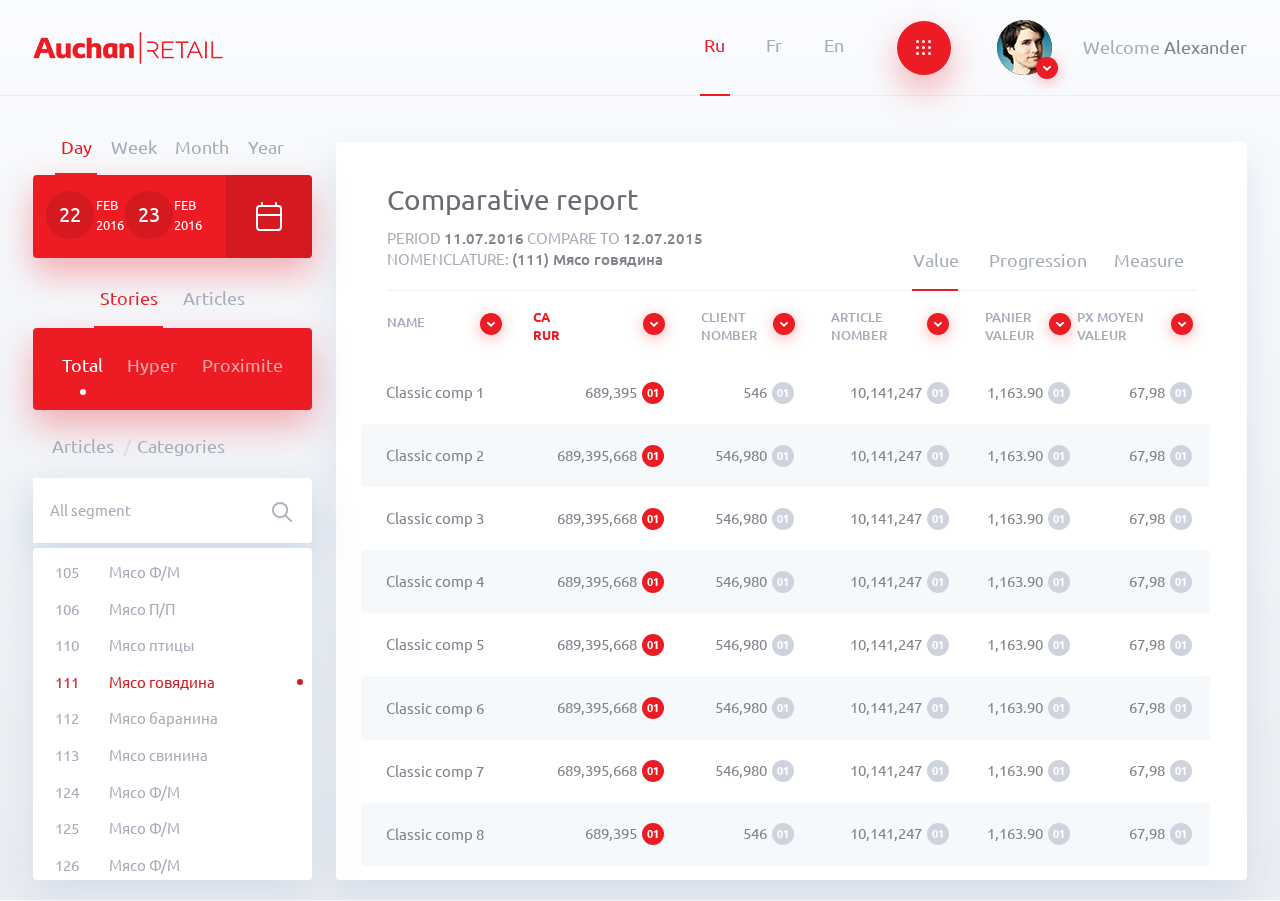
<file: index.html>
<!DOCTYPE html>

<html lang="en" >

<head>

	<meta charset="utf-8">

	<meta http-equiv="X-UA-Compatible" content="IE=edge" >

	<meta name="viewport" content="width=device-width, initial-scale=1.0">

	<meta name="description" content="">

	<!-- <link rel="stylesheet" type="text/css" href="vendors/css/normalize.css"> -->
	<link rel="stylesheet" type="text/css" href="vendors/css/animate.css">
	
	<link rel="stylesheet" type="text/css" href="style.css">

	<link rel="stylesheet" type="text/css" href="responsive.css">

	<link rel="stylesheet" type="text/css" href="jquery.mCustomScrollbar.css">

	<!--  Отключен шрифт от Google Fonts. Шрифт подкдючен локально   -->

	<!-- <link href='https://fonts.googleapis.com/css?family=Ubuntu:400,500,300,700' rel='stylesheet' type='text/css'> -->

	<script type="text/javascript" src="vendors/js/jquery.js"></script>
	<script type="text/javascript" src="vendors/js/jquery.mousewheel.min.js"></script>

	<script type="text/javascript" src="vendors/js/jquery.mobile.js"></script>

	<script>

	    $(document).bind('mobileinit',function(){

	        $.mobile.pushStateEnabled = false;

	    });

	</script>

	<script type="text/javascript" src="vendors/js/wow.min.js"></script>
	<script>new WOW().init();</script>


	<link rel="icon" type="image/png" href="favicon/favicon.ico" sizes="16x16">

<!-- 	<style type="text/css">
		body {
			overflow: hidden;
		}
	</style> -->


	
	<title>Auchan</title>
	

</head>

<body>

<div class="wrapper">


	<!-- Header -->
	<header>


		<div class="header">

			<!-- Кнопка для показа боковое меню -->

				<button class="showsidebar-btn">
					
					<p><span class="o-decor"></span></p>
					<p><span class="o-decor"></span></p>
					<p><span class="o-decor"></span></p>

				</button><!-- /Кнопка для показа боковое меню -->

					
			<div class="row">
				<!-- Левая колонка шапки -->
				<div class="left-header-col">
					
					<div class="logo-box">

						<a class="logo-link wow fadeInDown animation-delay" href="/">
						<!-- Логотип -->
							<img class="logo-img" src="img/logo.png" >

						</a>

					</div>

				</div>
				<!-- . Левая колонка шапки -->
				<div class="right-header-col clearfix">



				<!-- Кнопка вызова меню верхнего меню для мобильной версии -->

					<button class="show-menu-head-btn">
						
						<span></span>
						<span></span>
						<span></span>

					</button><!-- .Кнопка вызова меню верхнего меню для мобильной версии -->



					<!-- Переключение языков -->
					<div class="switch-language-list">

						<ul class="switch-language">

							<li class="lang-item"><a class="lang-link active">Ru</a></li>
							<li class="lang-item"><a class="lang-link">Fr</a></li>
							<li class="lang-item"><a class="lang-link">En</a></li>

						</ul>

					</div><!-- /Переключение языков -->

					<div class="menu-box">

						<div class="btn-box">

							<button class="btn-pages show-popup">

								<p class="icons-box">

									<span></span><span></span><span></span>
									<span></span><span></span><span></span>
									<span></span><span></span><span></span>

								</p>

							</button>

						</div>

						<div class="modal-menu-block modal-box">

							<a class="menu-item" href="/">
								
								<div class="menu-icon">

									<img class="menu-icon-img" src="img/comparative.png" alt="Comparative">

								</div>

								<h3 class="menu-item-h">Comparative</h3>

							</a>

							<a class="menu-item" href="/">
								
								<div class="menu-icon">

									<img class="menu-icon-img" src="img/charts.png" alt="Comparative">

								</div>

								<h3 class="menu-item-h">Charts</h3>

							</a>


							<a class="menu-item" href="/">
								
								<div class="menu-icon">

									<img class="menu-icon-img" src="img/search_menu.png" alt="Comparative">

								</div>

								<h3 class="menu-item-h">Search</h3>

							</a>


							<a class="menu-item" href="/">
								
								<div class="menu-icon">

									<img class="menu-icon-img" src="img/performance.png" alt="Comparative">

								</div>

								<h3 class="menu-item-h">Performance</h3>

							</a>


							<a class="menu-item" href="/">
								
								<div class="menu-icon">

									<img class="menu-icon-img" src="img/datasharing.png" alt="Comparative">

								</div>

								<h3 class="menu-item-h">Datasharing</h3>

							</a>


							<a class="menu-item" href="/">
								
								<div class="menu-icon">

									<img class="menu-icon-img" src="img/workflow.png" alt="Comparative">

								</div>

								<h3 class="menu-item-h">Workflow</h3>

							</a>


							<a class="menu-item" href="/">
								
								<div class="menu-icon">

									<img class="menu-icon-img" src="img/reports.png" alt="Comparative">

								</div>

								<h3 class="menu-item-h">Reports</h3>

							</a>

						</div>

					</div>

					<!-- Аккаунт пользователя -->
					<div class="user">

						<div class="photo-user">

							<div class="photo">

								<div class="photo-user-wrapp">

									<img class="photo-user-img" src="img/photo_user.png" alt="User photo" >

								</div>

								<button class="show-user-ac show-popup">
										
									<img src="img/arrow.svg" alt="show user account block">
										
								</button>

							</div>
							
						</div>

						<h2 class="user-name">Welcome <span>Alexander</span></h2>

						<!--  Модальное окно аккаунта  -->

						<div class="modal-user-box modal-box">

							<div class="modal-box-row">

									<div class="photo-user-box">

										<div class="photo-user-wrapp">

											<img class="photo-user-img" src="img/photo_user.png">

										</div>

									</div>

								<div class="name">
									
									<h2 class="name-h2">Alexander Sorokin</h2>
									<h3 class="name-h3">JSC Auchan</h3>

								</div>

								<div class="phone-box">
									
									<a class="tel-link" href="tel:+79163666058">+7 916 366 60 58</a>

								</div>

							</div>

							<div class="modal-box-row">
								
								<ul class="modal-user-list">

									<li><a class="modal-user-link active" href="/">My account</a></li>
									<li><a class="modal-user-link" href="/">Exit</a></li>

								</ul>

							</div>

						</div>

						<!--  /Модальное окно аккаунта  -->

					</div>
					<!-- /Аккаунт пользователя -->
				
				</div>

			</div>

		</div>

		<!-- Блок шапки сайта для мобильной версии -->

			<div class="menu-mob">
				
				<div class="header-mob-menu">

					<div class="row">

						<div class="switch-language-list">

							<ul class="switch-language">

								<li class="lang-item"><a class="lang-link active">Ru</a></li>
								<li class="lang-item"><a class="lang-link">Fr</a></li>
								<li class="lang-item"><a class="lang-link">En</a></li>

							</ul>

						</div>

						<div class="close-menuh">
							
							<button class="close-menuh-btn">
								
								<span></span>
								<span></span>

							</button>

						</div>

					</div>

				</div>

				<div class="user-block row">

					<div class="photo-user">

						<img class="photo-user-img" src="img/photo_user.png" alt="User photo" >

					</div>


					<div class="name">
						
						<h2 class="name-h2">Alexander Sorokin</h2>
						<h3 class="name-h3">JSC Auchan</h3>

					</div>

					<div class="phone-box">
						
						<a class="tel-link" href="tel:+79163666058">+7 916 366 60 58</a>

					</div>

					<!-- <div class="modal-box-row"> -->

					<ul class="modal-user-list">

						<li><a class="modal-user-link active" href="/">My account</a></li>
						<li><a class="modal-user-link" href="/">Exit</a></li>

					</ul>

					<!-- </div> -->

				</div>

				<div class="menu-section">

					<h2>Application</h2>
					
					<div class="menu-box">

						<a class="menu-item" href="/">
							
							<div class="menu-icon">

								<img class="menu-icon-img" src="img/comparative.png" alt="Comparative">

							</div>

							<h3 class="menu-item-h">Comparative</h3>

						</a>

						<a class="menu-item" href="/">
							
							<div class="menu-icon">

								<img class="menu-icon-img" src="img/charts.png" alt="Comparative">

							</div>

							<h3 class="menu-item-h">Charts</h3>

						</a>


						<a class="menu-item" href="/">
							
							<div class="menu-icon">

								<img class="menu-icon-img" src="img/search_menu.png" alt="Comparative">

							</div>

							<h3 class="menu-item-h">Search</h3>

						</a>


						<a class="menu-item" href="/">
							
							<div class="menu-icon">

								<img class="menu-icon-img" src="img/performance.png" alt="Comparative">

							</div>

							<h3 class="menu-item-h">Performance</h3>

						</a>


						<a class="menu-item" href="/">
							
							<div class="menu-icon">

								<img class="menu-icon-img" src="img/datasharing.png" alt="Comparative">

							</div>

							<h3 class="menu-item-h">Datasharing</h3>

						</a>


						<a class="menu-item" href="/">
							
							<div class="menu-icon">

								<img class="menu-icon-img" src="img/workflow.png" alt="Comparative">

							</div>

							<h3 class="menu-item-h">Workflow</h3>

						</a>


						<a class="menu-item" href="/">
							
							<div class="menu-icon">

								<img class="menu-icon-img" src="img/reports.png" alt="Comparative">

							</div>

							<h3 class="menu-item-h">Reports</h3>

						</a>

					</div>

				</div>


			</div>

		<!-- Блок шапки сайта для мобильной версии-->

	</header>

	<!-- /Header -->

		<!-- Content -->
			<div class="content">

				<div class="menu-bg"></div>

				<div class="row clearfix">



				<!-- Левая панель - Сайдбар -->

					<div class="sidebar left wow fadeInLeft animation-delay">

						
						<section>
							
							<div class="times-box">
								
								<div class="times">
									
									<button class="time-item active" id="calendar_1">Day</button>
									<button class="time-item" id="calendar_2">Week</button>
									<button class="time-item" id="calendar_3">Month</button>
									<button class="time-item" id="calendar_4">Year</button>

								</div>

								<div class="time-content clearfix">
									
									<div class="tab active" id="calendar_1_tab">

										<div>

											<div class="left day">

												<div class="num-day circle">22</div>

												<div class="year">

													<p class="year-p">Feb</p>
													<p class="year-p">2016</p>

												</div>

												<div class="num-day circle">23</div>

												<div class="year">

													<p class="year-p">Feb</p>
													<p class="year-p">2016</p>

												</div>

											</div>

											<div class="calendar-icon-box right">

												<button class="calendar-btn show-popup">

													<!-- <p class="calendar-icon"> -->
															<!-- Добавлена svg иконка календаря вместо тега <i ></i> -->
														<img src="img/calendar.svg" alt="Calendar">

													<!-- </p> -->

												</button>

											</div>

										</div>

										<div class="calendar modal-box">
											
											<div class="calendar-header">

											<div class="prev-btn-box">

												<button class="arrow-btn prev">
													
													<img class="left-arrow" src="img/arrow.svg" alt="">

												</button>

											</div>

											<div class="calendar-h">

												<h2>February</h2>

											</div>

											<div class="next-btn-box">

												<button class="arrow-btn next">
													
													<img class="right-arrow" src="img/arrow.svg" alt="">

												</button>

											</div>

											</div>

											<div class="calendar-table-wrapp">

												<div class="calendar-table">
													
													<div>01</div> <div>02</div> <div>03</div> <div>04</div> <div>05</div>
													<div>06</div> <div>07</div> <div>08</div> <div>09</div> <div>10</div>
													<div>11</div> <div>12</div> <div>13</div> <div>14</div>
													<div>15</div> <div>16</div> <div>17</div> <div>18</div> <div>19</div>
													<div class="active">20</div> <div class="active">21</div> <div>22</div> <div>23</div><div>24</div>
													<div>25</div> <div>26</div> <div>27</div> <div>28</div> <div>29</div>

												</div>

											</div>

										</div>

									</div>

									<div class="tab" id="calendar_2_tab">
										
										<div>

											<div class="left">

												<div class="num-day circle">17</div>

												<div class="num-day circle">23</div>

												<div class="year">

													<p class="year-p">Feb</p>
													<p class="year-p">2016</p>

												</div>

											</div>

											<div class="calendar-icon-box right">

												<button class="calendar-btn show-popup">

													<!-- <p class="calendar-icon"> -->
															<!-- Добавлена svg иконка календаря вместо тега <i ></i> -->
														<img src="img/calendar.svg" alt="Calendar">

													<!-- </p> -->

												</button>

											</div>

										</div>

										<div class="calendar modal-box">
											
											<div class="calendar-header">

											<div class="prev-btn-box">

												<button class="arrow-btn prev">
													
													<img class="left-arrow" src="img/arrow.svg" alt="">

												</button>

											</div>

											<div class="calendar-h">

												<h2>February</h2>

											</div>

											<div class="next-btn-box">

												<button class="arrow-btn next">
													
													<img class="right-arrow" src="img/arrow.svg" alt="">

												</button>

											</div>

											</div>

											<div class="calendar-table-wrapp">

												<div class="calendar-table">
													
													<div>01</div> <div>02</div> <div>03</div> <div>04</div> <div>05</div>
													<div>06</div> <div>07</div> <div>08</div> <div>09</div> <div>10</div>
													<div>11</div> <div>12</div> <div>13</div> <div>14</div>
													<div class="active">15</div> <div class="active">16</div> <div class="active">17</div> <div class="active">18</div> <div class="active">19</div>
													<div class="active">20</div> <div class="active">21</div> <div>22</div> <div>23</div><div>24</div>
													<div>25</div> <div>26</div> <div>27</div> <div>28</div> <div>29</div>

												</div>

											</div>

										</div>

									</div>

									<div class="tab" id="calendar_3_tab">
										
										<div>

											<div class="left">

												<div class="num-day circle">Apr</div>

												<!-- <div class="num-day circle">23</div> -->

												<div class="year">

													<!-- <p class="year-p">Feb</p> -->
													<p class="year-p">2016</p>

												</div>

											</div>

											<div class="calendar-icon-box right">

												<button class="calendar-btn show-popup">

													<!-- <p class="calendar-icon"> -->
															<!-- Добавлена svg иконка календаря вместо тега <i ></i> -->
														<img src="img/calendar.svg" alt="Calendar">

													<!-- </p> -->

												</button>

											</div>

										</div>

										<div class="calendar modal-box">
											
											<div class="calendar-header">

											<div class="prev-btn-box">

												<button class="arrow-btn prev">
													
													<img class="left-arrow" src="img/arrow.svg" alt="">

												</button>

											</div>

											<div class="calendar-h">

												<h2>2016</h2>

											</div>

											<div class="next-btn-box">

												<button class="arrow-btn next">
													
													<img class="right-arrow" src="img/arrow.svg" alt="">

												</button>

											</div>

											</div>

											<div class="calendar-table-wrapp month">

												<div class="calendar-table">
													
													<div>Jan</div> <div>Feb</div> <div class="active">Mar</div> <div>Apr</div> 

													<div>May</div> <div>Jun</div> <div>Jul</div> <div>Aug</div> 

													<div>Sep</div> <div>Okt</div> <div>Nov</div> <div>Dec</div>

												</div>

											</div>

										</div>

									</div>


									<div class="tab year-tab" id="calendar_4_tab">
										
										<div>

											<div class="left">

												<div class="num-day circle">2016</div>

												<!-- <div class="num-day circle">23</div> -->

												<div class="year">

													<!-- <p class="year-p">Feb</p> -->
													<!-- <p class="year-p">2016</p> -->

												</div>

											</div>

											<div class="calendar-icon-box right">

												<button class="calendar-btn show-popup">

													<!-- <p class="calendar-icon"> -->
															<!-- Добавлена svg иконка календаря вместо тега <i ></i> -->
														<img src="img/calendar.svg" alt="Calendar">

													<!-- </p> -->

												</button>

											</div>

										</div>

										<div class="calendar modal-box">
											
											<div class="calendar-header">

												<div class="prev-btn-box">

													<button class="arrow-btn prev">
														
														<img class="left-arrow" src="img/arrow.svg" alt="">

													</button>

												</div>

												<div class="calendar-h">

													<h2>February</h2>

												</div>

												<div class="next-btn-box">

													<button class="arrow-btn next">
														
														<img class="right-arrow" src="img/arrow.svg" alt="">

													</button>

												</div>

											</div>

											<div class="calendar-table-wrapp">

												<div class="calendar-table">
													
													<div>2008</div> <div>2009</div> <div>2010</div> <div>2011</div> 

													<div>2012</div> <div>2013</div> <div>2014</div> <div>2015</div> 

													<div class="active">2016</div>

												</div>

											</div>

										</div>



									</div>

								</div>

							</div>


						</section>

						<section>
							
							<div class="filters">
								
								<div class="filters-list">
									
									<a href="" class="filter-item active" data-item="1">Stories</a>
									<a href="" class="filter-item" data-item="2">Articles</a>

								</div>

								<div class="filters-content">
									
									<div class="filter-content" data-item="1">

										<a href="" class="inner-flter active">Total</a>
										<a href="" class="inner-flter">Hyper</a>
										<a href="" class="inner-flter">Proximite</a>

									</div>

									<div class="filter-content" data-item="2">
										


									</div>

								</div>

							</div>

						</section>

						<section>
							
							<div class="list-box">
								
								<ul class="list-links-h">

									<li class="list-item-h"><a class="list-link" href="/">Articles</a></li>
									<li class="list-item-h"><a class="list-link" href="/">Categories</a></li>

								</ul>

								<div class="list-box-bg">

									<div class="search-box">

										<input class="search-inpt" type="text" placeholder="All segment" />

										<div class="search-btn-box">

											<button class="search-btn">
													<!-- Добавлена svg иконка лупы вместо тега <i ></i> -->
												<img class="search-icon" src="img/search.svg" alt="Search"> 

											</button>
										
										</div>

									</div>

									<div class="list-items-box scroll-box">

										<div class="scrollwrapp">

											<ul class="list-items list-scroll">

												<li class="list-item">

													<p class="item-num">105</p>
													<h3 class="item-h">Мясо Ф/М</h3>

												</li>

												<li class="list-item">

													<p class="item-num">106</p>
													<h3 class="item-h">Мясо П/П</h3>

												</li>

												<li class="list-item">

													<p class="item-num">110</p>
													<h3 class="item-h">Мясо птицы</h3>

												</li>

												<li class="list-item active">

													<p class="item-num">111</p>
													<h3 class="item-h">Мясо говядина</h3>

												</li>

												<li class="list-item">

													<p class="item-num">112</p>
													<h3 class="item-h">Мясо баранина</h3>

												</li>

												<li class="list-item">

													<p class="item-num">113</p>
													<h3 class="item-h">Мясо свинина</h3>

												</li>

												<li class="list-item">

													<p class="item-num">124</p>
													<h3 class="item-h">Мясо Ф/М</h3>

												</li>

												<li class="list-item">

													<p class="item-num">125</p>
													<h3 class="item-h">Мясо Ф/М</h3>

												</li>

												<li class="list-item">

													<p class="item-num">126</p>
													<h3 class="item-h">Мясо Ф/М</h3>

												</li>

												<li class="list-item">

													<p class="item-num">127</p>
													<h3 class="item-h">Мясо Ф/М</h3>

												</li>

												<li class="list-item">

													<p class="item-num">128</p>
													<h3 class="item-h">Мясо Ф/М</h3>

												</li>

												<li class="list-item">

													<p class="item-num">129</p>
													<h3 class="item-h">Мясо Ф/М</h3>

												</li>

												<li class="list-item">

													<p class="item-num">130</p>
													<h3 class="item-h">Мясо Ф/М</h3>

												</li>

												<li class="list-item">

													<p class="item-num">131</p>
													<h3 class="item-h">Мясо Ф/М</h3>

												</li>

												<li class="list-item">

													<p class="item-num">132</p>
													<h3 class="item-h">Мясо Ф/М</h3>

												</li>

												<li class="list-item">

													<p class="item-num">133</p>
													<h3 class="item-h">Мясо Ф/М</h3>

												</li>

												<li class="list-item">

													<p class="item-num">134</p>
													<h3 class="item-h">Мясо Ф/М</h3>

												</li>

												<li class="list-item">

													<p class="item-num">135</p>
													<h3 class="item-h">Мясо Ф/М</h3>

												</li>

												<li class="list-item">

													<p class="item-num">136</p>
													<h3 class="item-h">Мясо Ф/М</h3>

												</li>

												<li class="list-item">

													<p class="item-num">137</p>
													<h3 class="item-h">Мясо Ф/М</h3>

												</li>

											</ul>

										</div>

									</div>

								</div>

							</div>

						</section>

						<section>
							
							<button class="close-sidebar-btn">Ok</button>

						</section>

					</div>

				<!-- /Левая панель - Сайдбар -->

				<!-- Контент Страницы -->

					<div class="main-content right wow fadeIn animation-delay">
						<!-- Шапка страницы -->
						<header>
							
							<div class="header-page-wrap">

								<div class="header-page">

									<div class="header-page-left-col">
										
										<h1 class="page-h">Comparative report</h1>

										<p class="header-page-txt">Period <span>11.07.2016</span> соmpare to <span>12.07.2015</span></p>

										<p class="header-page-txt">Nomenclature: <span>(111) Мясо говядина</span></p>

									</div>

									<div class="header-page-right-col clearfix">
										
										<ul class="header-page-nav-list">

											<li class="item"><a class="page-link active" href="/">Value</a></li>
											<li class="item"><a class="page-link" href="/">Progression</a></li>
											<li class="item"><a class="page-link" href="/">Measure</a></li>

										</ul>

									</div>

								</div>

							</div>

						</header>
						<!-- /Шапка страницы -->


						<!-- Таблица -->

						<div class="wrapp-content-320">

							<div class="report-table">
								<!-- Шапка таблицы - верхняя строка -->
								<div class="table-row table-header">

									<div class="table-cell table-cell-1">

										<div class="table-cell-block clearfix">  <!-- Добавлен оберточныей блок в каждой ячейке -->

											<h2>Name</h2>

											<div class="sort-btn-box"> <!-- Добавлен оберточныей блок для кнопки со стрелкой вниз в каждой ячейке -->

												<button>

													<img src="img/arrow.svg" alt="">  <!-- Убраны теги "span" в кажой ячейке и заменен на svg иконку -->

												</button>

											</div>

										</div>

									</div>

									<div class="table-cell table-cell-2">

										<div class="table-cell-block clearfix">

											<h2 class="red-bold">Ca<br>RUR</h2>

											<div class="sort-btn-box">

												<button>

													<img src="img/arrow.svg" alt="">

												</button>

											</div>

										</div>

									</div>

									<div class="table-cell table-cell-3">

										<div class="table-cell-block clearfix">

											<h2>Client <br>nomber</h2>

											<div class="sort-btn-box">

												<button>

													<img src="img/arrow.svg" alt="">

												</button>

											</div>

										</div>

									</div>

									<div class="table-cell table-cell-4">

										<div class="table-cell-block clearfix">

											<h2>Article <br>nomber</h2>

											<div class="sort-btn-box">

												<button>

													<img src="img/arrow.svg" alt="">

												</button>

											</div>

										</div>

									</div>

									<div class="table-cell table-cell-5">

										<div class="table-cell-block clearfix">

											<h2>Panier <br>valeur</h2>

											<div class="sort-btn-box">

												<button>

													<img src="img/arrow.svg" alt="">

												</button>

											</div>

										</div>

									</div>

									<div class="table-cell table-cell-6">

										<div class="table-cell-block clearfix">

											<h2>Px moyen <br>valeur</h2>

											<div class="sort-btn-box">

												<button>

													<img src="img/arrow.svg" alt="">

												</button>

											</div>

										</div>

									</div>

								</div>
								<!-- /Шапка таблицы - верхняя строка -->

								<div class="scroll-box">

									<div class="scrollwrapp scrollwrapp-report-table">

										<div class="list-scroll">

											<div class="table-row">
												
												<div class="table-cell table-cell-1">

													<h3>Classic comp 1</h3>

												</div>

												<div class="table-cell table-cell-2">

													<div class="table-cell-block">

														<p class="price">689,395</p>
														
														<div class="product-num-box">

															<p class="product-num red-circle-bg">01</p>
														
														</div>

													</div>

												</div>

												<div class="table-cell table-cell-3">

													<div class="table-cell-block">
														
														<p class="price">546</p>
														
														<div class="product-num-box">

															<p class="product-num">01</p>
														
														</div>

													</div>

												</div>

												<div class="table-cell table-cell-4">
													
													<div class="table-cell-block">

														<p class="price">10,141,247</p>
														
														<div class="product-num-box">

															<p class="product-num">01</p>
														
														</div>

													</div>

												</div>

												<div class="table-cell table-cell-5">
													
													<div class="table-cell-block">

														<p class="price">1,163.90</p>
														
														<div class="product-num-box">

															<p class="product-num">01</p>
														
														</div>

													</div>

												</div>

												<div class="table-cell table-cell-6">
													
													<div class="table-cell-block">

														<p class="price">67,98</p>
														
														<div class="product-num-box">

															<p class="product-num">01</p>
														
														</div>

													</div>

												</div>

											</div>

											<div class="table-row">
												
												<div class="table-cell table-cell-1">

													<h3>Classic comp 2</h3>

												</div>

												<div class="table-cell table-cell-2">

													<div class="table-cell-block">

														<p class="price">689,395,668</p>
														
														<div class="product-num-box">

															<p class="product-num red-circle-bg">01</p>
														
														</div>

													</div>

												</div>

												<div class="table-cell table-cell-3">

													<div class="table-cell-block">
														
														<p class="price">546,980</p>
														
														<div class="product-num-box">

															<p class="product-num">01</p>
														
														</div>

													</div>

												</div>

												<div class="table-cell table-cell-4">
													
													<div class="table-cell-block">

														<p class="price">10,141,247</p>
														
														<div class="product-num-box">

															<p class="product-num">01</p>
														
														</div>

													</div>

												</div>

												<div class="table-cell table-cell-5">
													
													<div class="table-cell-block">

														<p class="price">1,163.90</p>
														
														<div class="product-num-box">

															<p class="product-num">01</p>
														
														</div>

													</div>

												</div>

												<div class="table-cell table-cell-6">
													
													<div class="table-cell-block">

														<p class="price">67,98</p>
														
														<div class="product-num-box">

															<p class="product-num">01</p>
														
														</div>

													</div>

												</div>

											</div>

											<div class="table-row">
												
												<div class="table-cell table-cell-1">

													<h3>Classic comp 3</h3>

												</div>

												<div class="table-cell table-cell-2">

													<div class="table-cell-block">

														<p class="price">689,395,668</p>
														
														<div class="product-num-box">

															<p class="product-num red-circle-bg">01</p>
														
														</div>

													</div>

												</div>

												<div class="table-cell table-cell-3">

													<div class="table-cell-block">
														
														<p class="price">546,980</p>
														
														<div class="product-num-box">

															<p class="product-num">01</p>
														
														</div>

													</div>

												</div>

												<div class="table-cell table-cell-4">
													
													<div class="table-cell-block">

														<p class="price">10,141,247</p>
														
														<div class="product-num-box">

															<p class="product-num">01</p>
														
														</div>

													</div>

												</div>

												<div class="table-cell table-cell-5">
													
													<div class="table-cell-block">

														<p class="price">1,163.90</p>
														
														<div class="product-num-box">

															<p class="product-num">01</p>
														
														</div>

													</div>

												</div>

												<div class="table-cell table-cell-6">
													
													<div class="table-cell-block">

														<p class="price">67,98</p>
														
														<div class="product-num-box">

															<p class="product-num">01</p>
														
														</div>

													</div>

												</div>

											</div>

											<div class="table-row">
												
												<div class="table-cell table-cell-1">

													<h3>Classic comp 4</h3>

												</div>

												<div class="table-cell table-cell-2">

													<div class="table-cell-block">

														<p class="price">689,395,668</p>
														
														<div class="product-num-box">

															<p class="product-num red-circle-bg">01</p>
														
														</div>

													</div>

												</div>

												<div class="table-cell table-cell-3">

													<div class="table-cell-block">
														
														<p class="price">546,980</p>
														
														<div class="product-num-box">

															<p class="product-num">01</p>
														
														</div>

													</div>

												</div>

												<div class="table-cell table-cell-4">
													
													<div class="table-cell-block">

														<p class="price">10,141,247</p>
														
														<div class="product-num-box">

															<p class="product-num">01</p>
														
														</div>

													</div>

												</div>

												<div class="table-cell table-cell-5">
													
													<div class="table-cell-block">

														<p class="price">1,163.90</p>
														
														<div class="product-num-box">

															<p class="product-num">01</p>
														
														</div>

													</div>

												</div>

												<div class="table-cell table-cell-6">
													
													<div class="table-cell-block">

														<p class="price">67,98</p>
														
														<div class="product-num-box">

															<p class="product-num">01</p>
														
														</div>

													</div>

												</div>

											</div>

											<div class="table-row">
												
												<div class="table-cell table-cell-1">

													<h3>Classic comp 5</h3>

												</div>

												<div class="table-cell table-cell-2">

													<div class="table-cell-block">

														<p class="price">689,395,668</p>
														
														<div class="product-num-box">

															<p class="product-num red-circle-bg">01</p>
														
														</div>

													</div>

												</div>

												<div class="table-cell table-cell-3">

													<div class="table-cell-block">
														
														<p class="price">546,980</p>
														
														<div class="product-num-box">

															<p class="product-num">01</p>
														
														</div>

													</div>

												</div>

												<div class="table-cell table-cell-4">
													
													<div class="table-cell-block">

														<p class="price">10,141,247</p>
														
														<div class="product-num-box">

															<p class="product-num">01</p>
														
														</div>

													</div>

												</div>

												<div class="table-cell table-cell-5">
													
													<div class="table-cell-block">

														<p class="price">1,163.90</p>
														
														<div class="product-num-box">

															<p class="product-num">01</p>
														
														</div>

													</div>

												</div>

												<div class="table-cell table-cell-6">
													
													<div class="table-cell-block">

														<p class="price">67,98</p>
														
														<div class="product-num-box">

															<p class="product-num">01</p>
														
														</div>

													</div>

												</div>

											</div>

											<div class="table-row">
												
												<div class="table-cell table-cell-1">

													<h3>Classic comp 6</h3>

												</div>

												<div class="table-cell table-cell-2">

													<div class="table-cell-block">

														<p class="price">689,395,668</p>
														
														<div class="product-num-box">

															<p class="product-num red-circle-bg">01</p>
														
														</div>

													</div>

												</div>

												<div class="table-cell table-cell-3">

													<div class="table-cell-block">
														
														<p class="price">546,980</p>
														
														<div class="product-num-box">

															<p class="product-num">01</p>
														
														</div>

													</div>

												</div>

												<div class="table-cell table-cell-4">
													
													<div class="table-cell-block">

														<p class="price">10,141,247</p>
														
														<div class="product-num-box">

															<p class="product-num">01</p>
														
														</div>

													</div>

												</div>

												<div class="table-cell table-cell-5">
													
													<div class="table-cell-block">

														<p class="price">1,163.90</p>
														
														<div class="product-num-box">

															<p class="product-num">01</p>
														
														</div>

													</div>

												</div>

												<div class="table-cell table-cell-6">
													
													<div class="table-cell-block">

														<p class="price">67,98</p>
														
														<div class="product-num-box">

															<p class="product-num">01</p>
														
														</div>

													</div>

												</div>

											</div>

											<div class="table-row">
												
												<div class="table-cell table-cell-1">

													<h3>Classic comp 7</h3>

												</div>

												<div class="table-cell table-cell-2">

													<div class="table-cell-block">

														<p class="price">689,395,668</p>
														
														<div class="product-num-box">

															<p class="product-num red-circle-bg">01</p>
														
														</div>

													</div>

												</div>

												<div class="table-cell table-cell-3">

													<div class="table-cell-block">
														
														<p class="price">546,980</p>
														
														<div class="product-num-box">

															<p class="product-num">01</p>
														
														</div>

													</div>

												</div>

												<div class="table-cell table-cell-4">
													
													<div class="table-cell-block">

														<p class="price">10,141,247</p>
														
														<div class="product-num-box">

															<p class="product-num">01</p>
														
														</div>

													</div>

												</div>

												<div class="table-cell table-cell-5">
													
													<div class="table-cell-block">

														<p class="price">1,163.90</p>
														
														<div class="product-num-box">

															<p class="product-num">01</p>
														
														</div>

													</div>

												</div>

												<div class="table-cell table-cell-6">
													
													<div class="table-cell-block">

														<p class="price">67,98</p>
														
														<div class="product-num-box">

															<p class="product-num">01</p>
														
														</div>

													</div>

												</div>

											</div>

											<div class="table-row">
												
												<div class="table-cell table-cell-1">

													<h3>Classic comp 8</h3>

												</div>

												<div class="table-cell table-cell-2">

													<div class="table-cell-block">

														<p class="price">689,395</p>
														
														<div class="product-num-box">

															<p class="product-num red-circle-bg">01</p>
														
														</div>

													</div>

												</div>

												<div class="table-cell table-cell-3">

													<div class="table-cell-block">
														
														<p class="price">546</p>
														
														<div class="product-num-box">

															<p class="product-num">01</p>
														
														</div>

													</div>

												</div>

												<div class="table-cell table-cell-4">
													
													<div class="table-cell-block">

														<p class="price">10,141,247</p>
														
														<div class="product-num-box">

															<p class="product-num">01</p>
														
														</div>

													</div>

												</div>

												<div class="table-cell table-cell-5">
													
													<div class="table-cell-block">

														<p class="price">1,163.90</p>
														
														<div class="product-num-box">

															<p class="product-num">01</p>
														
														</div>

													</div>

												</div>

												<div class="table-cell table-cell-6">
													
													<div class="table-cell-block">

														<p class="price">67,98</p>
														
														<div class="product-num-box">

															<p class="product-num">01</p>
														
														</div>

													</div>

												</div>

											</div>

											<div class="table-row">
												
												<div class="table-cell table-cell-1">

													<h3>Classic comp 9</h3>

												</div>

												<div class="table-cell table-cell-2">

													<div class="table-cell-block">

														<p class="price">689,395,668</p>
														
														<div class="product-num-box">

															<p class="product-num red-circle-bg">01</p>
														
														</div>

													</div>

												</div>

												<div class="table-cell table-cell-3">

													<div class="table-cell-block">
														
														<p class="price">546,980</p>
														
														<div class="product-num-box">

															<p class="product-num">01</p>
														
														</div>

													</div>

												</div>

												<div class="table-cell table-cell-4">
													
													<div class="table-cell-block">

														<p class="price">10,141,247</p>
														
														<div class="product-num-box">

															<p class="product-num">01</p>
														
														</div>

													</div>

												</div>

												<div class="table-cell table-cell-5">
													
													<div class="table-cell-block">

														<p class="price">1,163.90</p>
														
														<div class="product-num-box">

															<p class="product-num">01</p>
														
														</div>

													</div>

												</div>

												<div class="table-cell table-cell-6">
													
													<div class="table-cell-block">

														<p class="price">67,98</p>
														
														<div class="product-num-box">

															<p class="product-num">01</p>
														
														</div>

													</div>

												</div>

											</div>

											<div class="table-row">
												
												<div class="table-cell table-cell-1">

													<h3>Classic comp 10</h3>

												</div>

												<div class="table-cell table-cell-2">

													<div class="table-cell-block">

														<p class="price">689,395,668</p>
														
														<div class="product-num-box">

															<p class="product-num red-circle-bg">01</p>
														
														</div>

													</div>

												</div>

												<div class="table-cell table-cell-3">

													<div class="table-cell-block">
														
														<p class="price">546,980</p>
														
														<div class="product-num-box">

															<p class="product-num">01</p>
														
														</div>

													</div>

												</div>

												<div class="table-cell table-cell-4">
													
													<div class="table-cell-block">

														<p class="price">10,141,247</p>
														
														<div class="product-num-box">

															<p class="product-num">01</p>
														
														</div>

													</div>

												</div>

												<div class="table-cell table-cell-5">
													
													<div class="table-cell-block">

														<p class="price">1,163.90</p>
														
														<div class="product-num-box">

															<p class="product-num">01</p>
														
														</div>

													</div>

												</div>

												<div class="table-cell table-cell-6">
													
													<div class="table-cell-block">

														<p class="price">67,98</p>
														
														<div class="product-num-box">

															<p class="product-num">01</p>
														
														</div>

													</div>

												</div>

											</div>

											<div class="table-row">
												
												<div class="table-cell table-cell-1">

													<h3>Classic comp 11</h3>

												</div>

												<div class="table-cell table-cell-2">

													<div class="table-cell-block">

														<p class="price">689,395,668</p>
														
														<div class="product-num-box">

															<p class="product-num red-circle-bg">01</p>
														
														</div>

													</div>

												</div>

												<div class="table-cell table-cell-3">

													<div class="table-cell-block">
														
														<p class="price">546,980</p>
														
														<div class="product-num-box">

															<p class="product-num">01</p>
														
														</div>

													</div>

												</div>

												<div class="table-cell table-cell-4">
													
													<div class="table-cell-block">

														<p class="price">10,141,247</p>
														
														<div class="product-num-box">

															<p class="product-num">01</p>
														
														</div>

													</div>

												</div>

												<div class="table-cell table-cell-5">
													
													<div class="table-cell-block">

														<p class="price">1,163.90</p>
														
														<div class="product-num-box">

															<p class="product-num">01</p>
														
														</div>

													</div>

												</div>

												<div class="table-cell table-cell-6">
													
													<div class="table-cell-block">

														<p class="price">67,98</p>
														
														<div class="product-num-box">

															<p class="product-num">01</p>
														
														</div>

													</div>

												</div>

											</div>

											<div class="table-row">
												
												<div class="table-cell table-cell-1">

													<h3>Classic comp 12</h3>

												</div>

												<div class="table-cell table-cell-2">

													<div class="table-cell-block">

														<p class="price">689,395,668</p>
														
														<div class="product-num-box">

															<p class="product-num red-circle-bg">01</p>
														
														</div>

													</div>

												</div>

												<div class="table-cell table-cell-3">

													<div class="table-cell-block">
														
														<p class="price">546,980</p>
														
														<div class="product-num-box">

															<p class="product-num">01</p>
														
														</div>

													</div>

												</div>

												<div class="table-cell table-cell-4">
													
													<div class="table-cell-block">

														<p class="price">10,141,247</p>
														
														<div class="product-num-box">

															<p class="product-num">01</p>
														
														</div>

													</div>

												</div>

												<div class="table-cell table-cell-5">
													
													<div class="table-cell-block">

														<p class="price">1,163.90</p>
														
														<div class="product-num-box">

															<p class="product-num">01</p>
														
														</div>

													</div>

												</div>

												<div class="table-cell table-cell-6">
													
													<div class="table-cell-block">

														<p class="price">67,98</p>
														
														<div class="product-num-box">

															<p class="product-num">01</p>
														
														</div>

													</div>

												</div>

											</div>

											<div class="table-row">
												
												<div class="table-cell table-cell-1">

													<h3>Classic comp 13</h3>

												</div>

												<div class="table-cell table-cell-2">

													<div class="table-cell-block">

														<p class="price">689,395,668</p>
														
														<div class="product-num-box">

															<p class="product-num red-circle-bg">01</p>
														
														</div>

													</div>

												</div>

												<div class="table-cell table-cell-3">

													<div class="table-cell-block">
														
														<p class="price">546,980</p>
														
														<div class="product-num-box">

															<p class="product-num">01</p>
														
														</div>

													</div>

												</div>

												<div class="table-cell table-cell-4">
													
													<div class="table-cell-block">

														<p class="price">10,141,247</p>
														
														<div class="product-num-box">

															<p class="product-num">01</p>
														
														</div>

													</div>

												</div>

												<div class="table-cell table-cell-5">
													
													<div class="table-cell-block">

														<p class="price">1,163.90</p>
														
														<div class="product-num-box">

															<p class="product-num">01</p>
														
														</div>

													</div>

												</div>

												<div class="table-cell table-cell-6">
													
													<div class="table-cell-block">

														<p class="price">67,98</p>
														
														<div class="product-num-box">

															<p class="product-num">01</p>
														
														</div>

													</div>

												</div>

											</div>

											<div class="table-row">
												
												<div class="table-cell table-cell-1">

													<h3>Classic comp 14</h3>

												</div>

												<div class="table-cell table-cell-2">

													<div class="table-cell-block">

														<p class="price">689,395,668</p>
														
														<div class="product-num-box">

															<p class="product-num red-circle-bg">01</p>
														
														</div>

													</div>

												</div>

												<div class="table-cell table-cell-3">

													<div class="table-cell-block">
														
														<p class="price">546,980</p>
														
														<div class="product-num-box">

															<p class="product-num">01</p>
														
														</div>

													</div>

												</div>

												<div class="table-cell table-cell-4">
													
													<div class="table-cell-block">

														<p class="price">10,141,247</p>
														
														<div class="product-num-box">

															<p class="product-num">01</p>
														
														</div>

													</div>

												</div>

												<div class="table-cell table-cell-5">
													
													<div class="table-cell-block">

														<p class="price">1,163.90</p>
														
														<div class="product-num-box">

															<p class="product-num">01</p>
														
														</div>

													</div>

												</div>

												<div class="table-cell table-cell-6">
													
													<div class="table-cell-block">

														<p class="price">67,98</p>
														
														<div class="product-num-box">

															<p class="product-num">01</p>
														
														</div>

													</div>

												</div>

											</div>

											<div class="table-row">
												
												<div class="table-cell table-cell-1">

													<h3>Classic comp 15</h3>

												</div>

												<div class="table-cell table-cell-2">

													<div class="table-cell-block">

														<p class="price">689,395</p>
														
														<div class="product-num-box">

															<p class="product-num red-circle-bg">01</p>
														
														</div>

													</div>

												</div>

												<div class="table-cell table-cell-3">

													<div class="table-cell-block">
														
														<p class="price">546</p>
														
														<div class="product-num-box">

															<p class="product-num">01</p>
														
														</div>

													</div>

												</div>

												<div class="table-cell table-cell-4">
													
													<div class="table-cell-block">

														<p class="price">10,141,247</p>
														
														<div class="product-num-box">

															<p class="product-num">01</p>
														
														</div>

													</div>

												</div>

												<div class="table-cell table-cell-5">
													
													<div class="table-cell-block">

														<p class="price">1,163.90</p>
														
														<div class="product-num-box">

															<p class="product-num">01</p>
														
														</div>

													</div>

												</div>

												<div class="table-cell table-cell-6">
													
													<div class="table-cell-block">

														<p class="price">67,98</p>
														
														<div class="product-num-box">

															<p class="product-num">01</p>
														
														</div>

													</div>

												</div>

											</div>

											<div class="table-row">
												
												<div class="table-cell table-cell-1">

													<h3>Classic comp 16</h3>

												</div>

												<div class="table-cell table-cell-2">

													<div class="table-cell-block">

														<p class="price">689,395,668</p>
														
														<div class="product-num-box">

															<p class="product-num red-circle-bg">01</p>
														
														</div>

													</div>

												</div>

												<div class="table-cell table-cell-3">

													<div class="table-cell-block">
														
														<p class="price">546,980</p>
														
														<div class="product-num-box">

															<p class="product-num">01</p>
														
														</div>

													</div>

												</div>

												<div class="table-cell table-cell-4">
													
													<div class="table-cell-block">

														<p class="price">10,141,247</p>
														
														<div class="product-num-box">

															<p class="product-num">01</p>
														
														</div>

													</div>

												</div>

												<div class="table-cell table-cell-5">
													
													<div class="table-cell-block">

														<p class="price">1,163.90</p>
														
														<div class="product-num-box">

															<p class="product-num">01</p>
														
														</div>

													</div>

												</div>

												<div class="table-cell table-cell-6">
													
													<div class="table-cell-block">

														<p class="price">67,98</p>
														
														<div class="product-num-box">

															<p class="product-num">01</p>
														
														</div>

													</div>

												</div>

											</div>

											<div class="table-row">
												
												<div class="table-cell table-cell-1">

													<h3>Classic comp 17</h3>

												</div>

												<div class="table-cell table-cell-2">

													<div class="table-cell-block">

														<p class="price">689,395,668</p>
														
														<div class="product-num-box">

															<p class="product-num red-circle-bg">01</p>
														
														</div>

													</div>

												</div>

												<div class="table-cell table-cell-3">

													<div class="table-cell-block">
														
														<p class="price">546,980</p>
														
														<div class="product-num-box">

															<p class="product-num">01</p>
														
														</div>

													</div>

												</div>

												<div class="table-cell table-cell-4">
													
													<div class="table-cell-block">

														<p class="price">10,141,247</p>
														
														<div class="product-num-box">

															<p class="product-num">01</p>
														
														</div>

													</div>

												</div>

												<div class="table-cell table-cell-5">
													
													<div class="table-cell-block">

														<p class="price">1,163.90</p>
														
														<div class="product-num-box">

															<p class="product-num">01</p>
														
														</div>

													</div>

												</div>

												<div class="table-cell table-cell-6">
													
													<div class="table-cell-block">

														<p class="price">67,98</p>
														
														<div class="product-num-box">

															<p class="product-num">01</p>
														
														</div>

													</div>

												</div>

											</div>

											<div class="table-row">
												
												<div class="table-cell table-cell-1">

													<h3>Classic comp 18</h3>

												</div>

												<div class="table-cell table-cell-2">

													<div class="table-cell-block">

														<p class="price">689,395,668</p>
														
														<div class="product-num-box">

															<p class="product-num red-circle-bg">01</p>
														
														</div>

													</div>

												</div>

												<div class="table-cell table-cell-3">

													<div class="table-cell-block">
														
														<p class="price">546,980</p>
														
														<div class="product-num-box">

															<p class="product-num">01</p>
														
														</div>

													</div>

												</div>

												<div class="table-cell table-cell-4">
													
													<div class="table-cell-block">

														<p class="price">10,141,247</p>
														
														<div class="product-num-box">

															<p class="product-num">01</p>
														
														</div>

													</div>

												</div>

												<div class="table-cell table-cell-5">
													
													<div class="table-cell-block">

														<p class="price">1,163.90</p>
														
														<div class="product-num-box">

															<p class="product-num">01</p>
														
														</div>

													</div>

												</div>

												<div class="table-cell table-cell-6">
													
													<div class="table-cell-block">

														<p class="price">67,98</p>
														
														<div class="product-num-box">

															<p class="product-num">01</p>
														
														</div>

													</div>

												</div>

											</div>

											<div class="table-row">
												
												<div class="table-cell table-cell-1">

													<h3>Classic comp 19</h3>

												</div>

												<div class="table-cell table-cell-2">

													<div class="table-cell-block">

														<p class="price">689,395,668</p>
														
														<div class="product-num-box">

															<p class="product-num red-circle-bg">01</p>
														
														</div>

													</div>

												</div>

												<div class="table-cell table-cell-3">

													<div class="table-cell-block">
														
														<p class="price">546,980</p>
														
														<div class="product-num-box">

															<p class="product-num">01</p>
														
														</div>

													</div>

												</div>

												<div class="table-cell table-cell-4">
													
													<div class="table-cell-block">

														<p class="price">10,141,247</p>
														
														<div class="product-num-box">

															<p class="product-num">01</p>
														
														</div>

													</div>

												</div>

												<div class="table-cell table-cell-5">
													
													<div class="table-cell-block">

														<p class="price">1,163.90</p>
														
														<div class="product-num-box">

															<p class="product-num">01</p>
														
														</div>

													</div>

												</div>

												<div class="table-cell table-cell-6">
													
													<div class="table-cell-block">

														<p class="price">67,98</p>
														
														<div class="product-num-box">

															<p class="product-num">01</p>
														
														</div>

													</div>

												</div>

											</div>

											<div class="table-row">
												
												<div class="table-cell table-cell-1">

													<h3>Classic comp 20</h3>

												</div>

												<div class="table-cell table-cell-2">

													<div class="table-cell-block">

														<p class="price">689,395,668</p>
														
														<div class="product-num-box">

															<p class="product-num red-circle-bg">01</p>
														
														</div>

													</div>

												</div>

												<div class="table-cell table-cell-3">

													<div class="table-cell-block">
														
														<p class="price">546,980</p>
														
														<div class="product-num-box">

															<p class="product-num">01</p>
														
														</div>

													</div>

												</div>

												<div class="table-cell table-cell-4">
													
													<div class="table-cell-block">

														<p class="price">10,141,247</p>
														
														<div class="product-num-box">

															<p class="product-num">01</p>
														
														</div>

													</div>

												</div>

												<div class="table-cell table-cell-5">
													
													<div class="table-cell-block">

														<p class="price">1,163.90</p>
														
														<div class="product-num-box">

															<p class="product-num">01</p>
														
														</div>

													</div>

												</div>

												<div class="table-cell table-cell-6">
													
													<div class="table-cell-block">

														<p class="price">67,98</p>
														
														<div class="product-num-box">

															<p class="product-num">01</p>
														
														</div>

													</div>

												</div>

											</div>

											<div class="table-row">
												
												<div class="table-cell table-cell-1">

													<h3>Last line 21</h3>

												</div>

												<div class="table-cell table-cell-2">

													<div class="table-cell-block">

														<p class="price">689,395,668</p>
														
														<div class="product-num-box">

															<p class="product-num red-circle-bg">01</p>
														
														</div>

													</div>

												</div>

												<div class="table-cell table-cell-3">

													<div class="table-cell-block">
														
														<p class="price">546,980</p>
														
														<div class="product-num-box">

															<p class="product-num">01</p>
														
														</div>

													</div>

												</div>

												<div class="table-cell table-cell-4">
													
													<div class="table-cell-block">

														<p class="price">10,141,247</p>
														
														<div class="product-num-box">

															<p class="product-num">01</p>
														
														</div>

													</div>

												</div>

												<div class="table-cell table-cell-5">
													
													<div class="table-cell-block">

														<p class="price">1,163.90</p>
														
														<div class="product-num-box">

															<p class="product-num">01</p>
														
														</div>

													</div>

												</div>

												<div class="table-cell table-cell-6">
													
													<div class="table-cell-block">

														<p class="price">67,98</p>
														
														<div class="product-num-box">

															<p class="product-num">01</p>
														
														</div>

													</div>

												</div>

											</div>

										</div>

									</div>

								</div>

							</div>

						</div>

						<!-- /Таблица -->

					</div>

				<!-- /Контент Страницы -->

				</div>

			</div>
		<!-- /Content -->


		<script src="js/scripts.js"></script>

		<script src="colorbox/jquery.mCustomScrollbar.min.js"></script>

		<script>

			(function($){
				$(window).on("load",function(){
					
					$.mCustomScrollbar.defaults.theme="light-2";
					
					$(".scrollwrapp-report-table").mCustomScrollbar({
						autoHideScrollbar: true
					});

					
				});
			})(jQuery);

		</script>
		
	</div>

</body>
</html>
</file>
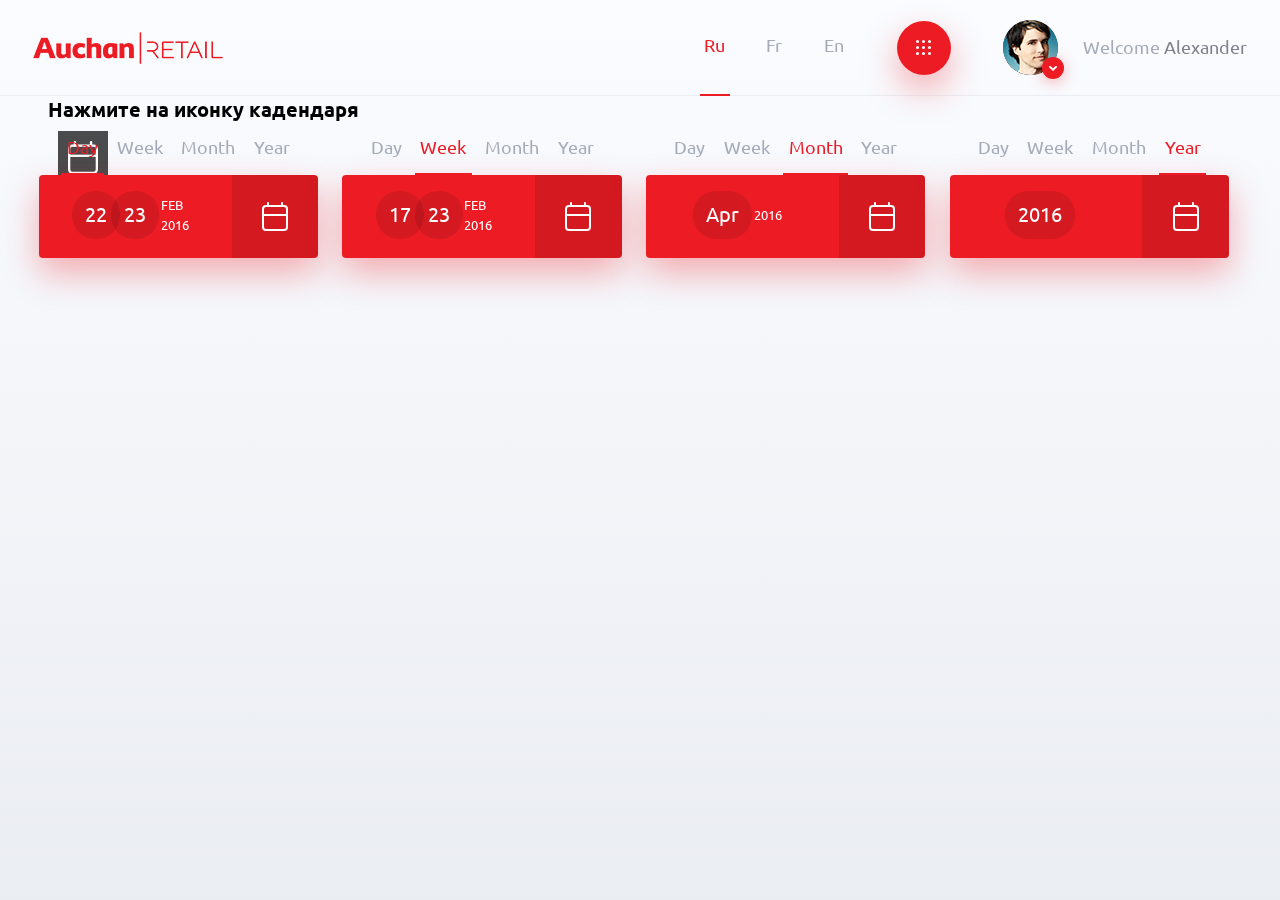
<file: calendar.html>
<!DOCTYPE html>

<html lang="en" >

<head>

	<meta charset="utf-8">

	<meta http-equiv="X-UA-Compatible" content="IE=edge" >

	<meta name="viewport" content="width=device-width, initial-scale=1.0">

	<meta name="description" content="">

	<!-- <link rel="stylesheet" type="text/css" href="vendors/css/normalize.css"> -->
	<link rel="stylesheet" type="text/css" href="vendors/css/animate.css">
	
	<link rel="stylesheet" type="text/css" href="style.css">

	<link rel="stylesheet" type="text/css" href="responsive.css">

	<!--  Отключен шрифт от Google Fonts. Шрифт подкдючен локально   -->

	<!-- <link href='https://fonts.googleapis.com/css?family=Ubuntu:400,500,300,700' rel='stylesheet' type='text/css'> -->

	<script type="text/javascript" src="vendors/js/jquery.js"></script>
	<script type="text/javascript" src="vendors/js/jquery.mousewheel.min.js"></script>
	<script type="text/javascript" src="vendors/js/wow.min.js"></script>

	<script>new WOW().init();</script>

	<link rel="icon" type="image/png" href="favicon/favicon.ico" sizes="16x16">
	
	<title>Auchan</title>

</head>

<body>

<div class="wrapper">

	<!-- Header -->
	<header>

		<div class="header">
			
			<div class="row">
				<!-- Левая колонка шапки -->
				<div class="left-header-col">
					
					<div class="logo-box">

						<a class="logo-link wow fadeInDown animation-delay" href="/">
						<!-- Логотип -->
							<img class="logo-img" src="img/logo.png" / >

						</a>

					</div>

				</div>
				<!-- . Левая колонка шапки -->
				<div class="right-header-col clearfix">

					<!-- Переключение языков -->
					<div class="switch-language-list">

						<ul class="switch-language">

							<li class="lang-item"><a class="lang-link active">Ru</a></li>
							<li class="lang-item"><a class="lang-link">Fr</a></li>
							<li class="lang-item"><a class="lang-link">En</a></li>

						</ul>

					</div><!-- /Переключение языков -->

					<div class="menu-box">

						<div class="btn-box">

							<button class="btn-pages show-popup">

								<div class="icons-box">

									<span></span><span></span><span></span>
									<span></span><span></span><span></span>
									<span></span><span></span><span></span>

								</div>

							</button>

						</div>

						<div class="modal-menu-block modal-box">

							<a class="menu-item" href="/">
								
								<div class="menu-icon">

									<img class="menu-icon-img" src="img/comparative.png" alt="Comparative">

								</div>

								<h3 class="menu-item-h">Comparative</h3>

							</a>

							<a class="menu-item" href="/">
								
								<div class="menu-icon">

									<img class="menu-icon-img" src="img/charts.png" alt="Comparative">

								</div>

								<h3 class="menu-item-h">Charts</h3>

							</a>


							<a class="menu-item" href="/">
								
								<div class="menu-icon">

									<img class="menu-icon-img" src="img/search_menu.png" alt="Comparative">

								</div>

								<h3 class="menu-item-h">Search</h3>

							</a>


							<a class="menu-item" href="/">
								
								<div class="menu-icon">

									<img class="menu-icon-img" src="img/performance.png" alt="Comparative">

								</div>

								<h3 class="menu-item-h">Performance</h3>

							</a>


							<a class="menu-item" href="/">
								
								<div class="menu-icon">

									<img class="menu-icon-img" src="img/datasharing.png" alt="Comparative">

								</div>

								<h3 class="menu-item-h">Datasharing</h3>

							</a>


							<a class="menu-item" href="/">
								
								<div class="menu-icon">

									<img class="menu-icon-img" src="img/workflow.png" alt="Comparative">

								</div>

								<h3 class="menu-item-h">Workflow</h3>

							</a>


							<a class="menu-item" href="/">
								
								<div class="menu-icon">

									<img class="menu-icon-img" src="img/reports.png" alt="Comparative">

								</div>

								<h3 class="menu-item-h">Reports</h3>

							</a>

						</div>

					</div>

					<!-- Аккаунт пользователя -->
					<div class="user">

						<div class="photo">

							<div class="photo-user-wrapp">

								<img class="photo-user-img" src="img/photo_user.png" />

							</div>

							<button class="show-user-ac show-popup">
										
								<img src="img/arrow.svg" alt="">
											
							</button>

						</div>

						<h2 class="user-name">Welcome <span>Alexander</span></h2>

						<!--  Модальное окно аккаунта  -->

						<div class="modal-user-box modal-box">

							<div class="modal-box-row">

									<div class="photo-user-box">

										<div class="photo-user-wrapp">

											<img class="photo-user-img" src="img/photo_user.png">

										</div>

									</div>

								<div class="name">
									
									<h2 class="name-h2">Alexander Sorokin</h2>
									<h3 class="name-h3">JSC Auchan</h3>

								</div>

								<div class="phone-box">
									
									<a class="tel-link" href="tel:+79163666058">+7 916 366 60 58</a>

								</div>

							</div>

							<div class="modal-box-row">
								
								<ul class="modal-user-list">

									<li><a class="modal-user-link active" href="/">My account</a></li>
									<li><a class="modal-user-link" href="/">Exit</a></li>

								</ul>

							</div>

						</div>

						<!--  /Модальное окно аккаунта  -->

					</div>
					<!-- /Аккаунт пользователя -->
				</div>

			</div>

		</div>

	</header>

	<!-- /Header -->		

		<!-- Content -->
			<div class="content">

				<div class="row clearfix calendar-page">

				<div class="login-pass" style="position:fixed; top: 10%; left: 3%; width: 350px; padding: 10px; text-align: left;">
				
					<h2>Нажмите на иконку кадендаря</h2>

					<div class="calendar-icon" style=" margin: 0; padding: 10px;">

						<img src="img/calendar.svg" alt="Calendar" style="display: block; background: rgba(0, 0, 0, .7); width: 50px; padding: 10px; height: auto;">

					</div>

				</div>

				<style>
					
				.sidebar {
					margin: 0 .5%;
				}

				</style>

				<!-- Левая панель - Сайдбар -->

					<div class="sidebar left wow fadeInLeft animation-delay">
						
						<section>
							
							<div class="times-box">
								
								<div class="times">
									
									<div class="time-item active" data-item="1">Day</div>
									<div class="time-item" data-item="2">Week</div>
									<div class="time-item" data-item="3">Month</div>
									<div class="time-item" data-item="4">Year</div>

								</div>

								<div class="time-content clearfix">
									
									<div data-item="1">

										<div>

											<div class="left">

												<div class="num-day circle">22</div>

												<div class="num-day circle">23</div>

												<div class="year">

													<p class="year-p">Feb</p>
													<p class="year-p">2016</p>

												</div>

											</div>

											<div class="calendar-icon-box right">

												<button class="calendar-btn show-popup">

													<div class="calendar-icon">
															<!-- Добавлена svg иконка календаря вместо тега <i ></i> -->
														<img src="img/calendar.svg" alt="Calendar">

													</div>

												</button>

											</div>

										</div>

										<div class="calendar modal-box">
											
											<div class="calendar-header">

											<div class="prev-btn-box">

												<button class="arrow-btn prev">
													
													<img class="left-arrow" src="img/arrow.svg" alt="">

												</button>

											</div>

											<div class="calendar-h">

												<h2>February</h2>

											</div>

											<div class="next-btn-box">

												<button class="arrow-btn next">
													
													<img class="right-arrow" src="img/arrow.svg" alt="">

												</button>

											</div>

											</div>

											<div class="calendar-table-wrapp">

												<div class="calendar-table">
													
													<div>01</div> <div>02</div> <div>03</div> <div>04</div> <div>05</div>
													<div>06</div> <div>07</div> <div>08</div> <div>09</div> <div>10</div>
													<div>11</div> <div>12</div> <div>13</div> <div>14</div>
													<div>15</div> <div>16</div> <div>17</div> <div>18</div> <div>19</div>
													<div class="active">20</div> <div class="active">21</div> <div>22</div> <div>23</div><div>24</div>
													<div>25</div> <div>26</div> <div>27</div> <div>28</div> <div>29</div>

												</div>

											</div>

										</div>

									</div>

								</div>

							</div>

						</section>

					</div>

				<!-- /Левая панель - Сайдбар -->



								<!-- Левая панель - Сайдбар -->

					<div class="sidebar left wow fadeInLeft animation-delay">
						
						<section>
							
							<div class="times-box">
								
								<div class="times">
									
									<div class="time-item" data-item="1">Day</div>
									<div class="time-item active" data-item="2">Week</div>
									<div class="time-item" data-item="3">Month</div>
									<div class="time-item" data-item="4">Year</div>

								</div>

								<div class="time-content clearfix">

									<div data-item="2">
										
										<div>

											<div class="left">

												<div class="num-day circle">17</div>

												<div class="num-day circle">23</div>

												<div class="year">

													<p class="year-p">Feb</p>
													<p class="year-p">2016</p>

												</div>

											</div>

											<div class="calendar-icon-box right">

												<button class="calendar-btn show-popup">

													<div class="calendar-icon">
															<!-- Добавлена svg иконка календаря вместо тега <i ></i> -->
														<img src="img/calendar.svg" alt="Calendar">

													</div>

												</button>

											</div>

										</div>

										<div class="calendar modal-box">
											
											<div class="calendar-header">

											<div class="prev-btn-box">

												<button class="arrow-btn prev">
													
													<img class="left-arrow" src="img/arrow.svg" alt="">

												</button>

											</div>

											<div class="calendar-h">

												<h2>February</h2>

											</div>

											<div class="next-btn-box">

												<button class="arrow-btn next">
													
													<img class="right-arrow" src="img/arrow.svg" alt="">

												</button>

											</div>

											</div>

											<div class="calendar-table-wrapp week">

												<div class="calendar-table">
													
													<div>01</div> <div>02</div> <div>03</div> <div>04</div> <div>05</div>
													<div>06</div> <div>07</div> <div>08</div> <div>09</div> <div>10</div>
													<div>11</div> <div>12</div> <div>13</div> <div>14</div>
													<div class="active">15</div> <div class="active">16</div> <div class="active">17</div> <div class="active">18</div> <div class="active">19</div>
													<div class="active">20</div> <div class="active">21</div> <div>22</div> <div>23</div><div>24</div>
													<div>25</div> <div>26</div> <div>27</div> <div>28</div>
													<div>29</div> <div>30</div>

												</div>

											</div>

										</div>

									</div>

								</div>

							</div>

						</section>

					</div>

				<!-- /Левая панель - Сайдбар -->



								<!-- Левая панель - Сайдбар -->

					<div class="sidebar left wow fadeInLeft animation-delay">
						
						<section>
							
							<div class="times-box">
								
								<div class="times">
									
									<div class="time-item" data-item="1">Day</div>
									<div class="time-item" data-item="2">Week</div>
									<div class="time-item active" data-item="3">Month</div>
									<div class="time-item" data-item="4">Year</div>

								</div>

								<div class="time-content clearfix">

									<div data-item="3">
										
										<div>

											<div class="left">

												<div class="num-day circle">Apr</div>

												<!-- <div class="num-day circle">23</div> -->

												<div class="year">

													<!-- <p class="year-p">Feb</p> -->
													<p class="year-p">2016</p>

												</div>

											</div>

											<div class="calendar-icon-box right">

												<button class="calendar-btn show-popup">

													<div class="calendar-icon">
															<!-- Добавлена svg иконка календаря вместо тега <i ></i> -->
														<img src="img/calendar.svg" alt="Calendar">

													</div>

												</button>

											</div>

										</div>

										<div class="calendar modal-box">
											
											<div class="calendar-header">

											<div class="prev-btn-box">

												<button class="arrow-btn prev">
													
													<img class="left-arrow" src="img/arrow.svg" alt="">

												</button>

											</div>

											<div class="calendar-h">

												<h2>2016</h2>

											</div>

											<div class="next-btn-box">

												<button class="arrow-btn next">
													
													<img class="right-arrow" src="img/arrow.svg" alt="">

												</button>

											</div>

											</div>

											<div class="calendar-table-wrapp">

												<div class="calendar-table">
													
													<div>Jan</div> <div>Feb</div> <div class="active">Mar</div> <div>Apr</div> 

													<div>May</div> <div>Jun</div> <div>Jul</div> <div>Aug</div> 

													<div>Sep</div> <div>Okt</div> <div>Nov</div> <div>Dec</div>

												</div>

											</div>

										</div>

									</div>

								</div>

							</div>

						</section>

					</div>

				<!-- /Левая панель - Сайдбар -->



								<!-- Левая панель - Сайдбар -->

					<div class="sidebar left wow fadeInLeft animation-delay">
						
						<section>
							
							<div class="times-box">
								
								<div class="times">
									
									<div class="time-item" data-item="1">Day</div>
									<div class="time-item" data-item="2">Week</div>
									<div class="time-item" data-item="3">Month</div>
									<div class="time-item active" data-item="4">Year</div>

								</div>

								<div class="time-content clearfix">

									<div data-item="4" class="year-tab">
										
										<div>

											<div class="left">

												<div class="num-day circle">2016</div>

												<!-- <div class="num-day circle">23</div> -->

												<div class="year">

													<!-- <p class="year-p">Feb</p> -->
													<!-- <p class="year-p">2016</p> -->

												</div>

											</div>

											<div class="calendar-icon-box right">

												<button class="calendar-btn show-popup">

													<div class="calendar-icon">
															<!-- Добавлена svg иконка календаря вместо тега <i ></i> -->
														<img src="img/calendar.svg" alt="Calendar">

													</div>

												</button>

											</div>

										</div>

										<div class="calendar modal-box">
											
											<div class="calendar-header">

												<div class="prev-btn-box">

													<button class="arrow-btn prev">
														
														<img class="left-arrow" src="img/arrow.svg" alt="">

													</button>

												</div>

												<div class="calendar-h">

													<h2>February</h2>

												</div>

												<div class="next-btn-box">

													<button class="arrow-btn next">
														
														<img class="right-arrow" src="img/arrow.svg" alt="">

													</button>

												</div>

											</div>

											<div class="calendar-table-wrapp">

												<div class="calendar-table">
													
													<div>2008</div> <div>2009</div> <div>2010</div> <div>2011</div> 

													<div>2012</div> <div>2013</div> <div>2014</div> <div>2015</div> 

													<div class="active">2016</div>

												</div>

											</div>

										</div>



									</div>

								</div>

							</div>

						</section>

					</div>

				<!-- /Левая панель - Сайдбар -->

				</div>

			</div>
		<!-- /Content -->


		<script src="js/scripts.js"></script>


	</div>

</body>
</html>
</file>
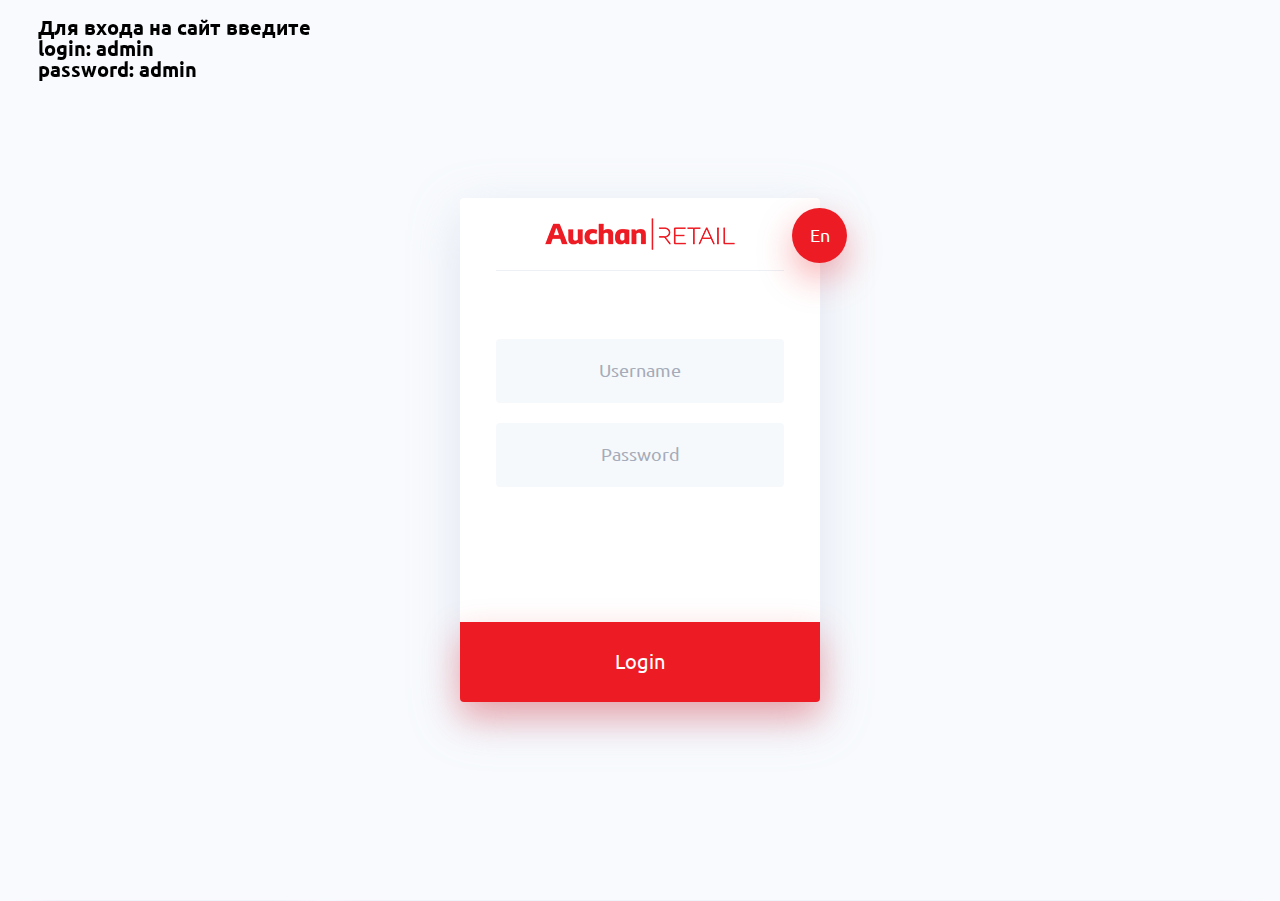
<file: enter_modal.html>
<!DOCTYPE html>

<html lang="en" >

<head>

	<meta charset="utf-8">

	<meta http-equiv="X-UA-Compatible" content="IE=edge" >

	<meta name="viewport" content="width=device-width, initial-scale=1.0">

	<meta name="description" content="">

	<!-- <link rel="stylesheet" type="text/css" href="vendors/css/normalize.css"> -->
	<link rel="stylesheet" type="text/css" href="vendors/css/animate.css">
	
	<link rel="stylesheet" type="text/css" href="style.css">

	<link rel="stylesheet" type="text/css" href="responsive.css">

	<!--  Отключен шрифт от Google Fonts. Шрифт подкдючен локально   -->

	<!-- <link href='https://fonts.googleapis.com/css?family=Ubuntu:400,500,300,700' rel='stylesheet' type='text/css'> -->

	<script type="text/javascript" src="vendors/js/jquery.js"></script>
	<script type="text/javascript" src="vendors/js/jquery.mousewheel.min.js"></script>

	<script>

	    $(document).bind('mobileinit',function(){
	        $.mobile.pushStateEnabled = false;
	    });

	</script>

	<script type="text/javascript" src="vendors/js/jquery.mobile.js"></script>


	<script type="text/javascript" src="vendors/js/wow.min.js"></script>
	<script>new WOW().init();</script>


	<link rel="icon" type="image/png" href="favicon/favicon.ico" sizes="16x16">
	
	<title>Auchan</title>

</head>

<body>

<div class="wrapper">


	<!-- Header -->
	<header>


		<div class="header">

			<!-- Кнопка для показа боковое меню -->

				<button class="showsidebar-btn">
					
					<div><span class="o-decor"></span></div>
					<div><span class="o-decor"></span></div>
					<div><span class="o-decor"></span></div>

				</button><!-- /Кнопка для показа боковое меню -->

					
			<div class="row">
				<!-- Левая колонка шапки -->
				<div class="left-header-col">
					
					<div class="logo-box">

						<a class="logo-link wow fadeInDown animation-delay" href="/">
						<!-- Логотип -->
							<img class="logo-img" src="img/logo.png" / >

						</a>

					</div>

				</div>
				<!-- . Левая колонка шапки -->
				<div class="right-header-col clearfix">



				<!-- Кнопка вызова меню верхнего меню для мобильной версии -->

					<button class="show-menu-head-btn">
						
						<span></span>
						<span></span>
						<span></span>

					</button><!-- .Кнопка вызова меню верхнего меню для мобильной версии -->



					<!-- Переключение языков -->
					<div class="switch-language-list">

						<ul class="switch-language">

							<li class="lang-item"><a class="lang-link active">Ru</a></li>
							<li class="lang-item"><a class="lang-link">Fr</a></li>
							<li class="lang-item"><a class="lang-link">En</a></li>

						</ul>

					</div><!-- /Переключение языков -->

					<div class="menu-box">

						<div class="btn-box">

							<button class="btn-pages show-popup">

								<div class="icons-box">

									<span></span><span></span><span></span>
									<span></span><span></span><span></span>
									<span></span><span></span><span></span>

								</div>

							</button>

						</div>

						<div class="modal-menu-block modal-box">

							<a class="menu-item" href="/">
								
								<div class="menu-icon">

									<img class="menu-icon-img" src="img/comparative.png" alt="Comparative">

								</div>

								<h3 class="menu-item-h">Comparative</h3>

							</a>

							<a class="menu-item" href="/">
								
								<div class="menu-icon">

									<img class="menu-icon-img" src="img/charts.png" alt="Comparative">

								</div>

								<h3 class="menu-item-h">Charts</h3>

							</a>


							<a class="menu-item" href="/">
								
								<div class="menu-icon">

									<img class="menu-icon-img" src="img/search_menu.png" alt="Comparative">

								</div>

								<h3 class="menu-item-h">Search</h3>

							</a>


							<a class="menu-item" href="/">
								
								<div class="menu-icon">

									<img class="menu-icon-img" src="img/performance.png" alt="Comparative">

								</div>

								<h3 class="menu-item-h">Performance</h3>

							</a>


							<a class="menu-item" href="/">
								
								<div class="menu-icon">

									<img class="menu-icon-img" src="img/datasharing.png" alt="Comparative">

								</div>

								<h3 class="menu-item-h">Datasharing</h3>

							</a>


							<a class="menu-item" href="/">
								
								<div class="menu-icon">

									<img class="menu-icon-img" src="img/workflow.png" alt="Comparative">

								</div>

								<h3 class="menu-item-h">Workflow</h3>

							</a>


							<a class="menu-item" href="/">
								
								<div class="menu-icon">

									<img class="menu-icon-img" src="img/reports.png" alt="Comparative">

								</div>

								<h3 class="menu-item-h">Reports</h3>

							</a>

						</div>

					</div>

					<!-- Аккаунт пользователя -->
					<div class="user">

						<div class="photo-user">

							<div class="photo">

								<div class="photo-user-wrapp">

									<img class="photo-user-img" src="img/photo_user.png" />

								</div>

								<button class="show-user-ac show-popup">
										
									<img src="img/arrow.svg" alt="">
										
								</button>

							</div>
							
						</div>

						<h2 class="user-name">Welcome <span>Alexander</span></h2>

						<!--  Модальное окно аккаунта  -->

						<div class="modal-user-box modal-box">

							<div class="modal-box-row">

									<div class="photo-user-box">

										<div class="photo-user-wrapp">

											<img class="photo-user-img" src="img/photo_user.png">

										</div>

									</div>

								<div class="name">
									
									<h2 class="name-h2">Alexander Sorokin</h2>
									<h3 class="name-h3">JSC Auchan</h3>

								</div>

								<div class="phone-box">
									
									<a class="tel-link" href="tel:+79163666058">+7 916 366 60 58</a>

								</div>

							</div>

							<div class="modal-box-row">
								
								<ul class="modal-user-list">

									<li><a class="modal-user-link active" href="/">My account</a></li>
									<li><a class="modal-user-link" href="/">Exit</a></li>

								</ul>

							</div>

						</div>

						<!--  /Модальное окно аккаунта  -->

					</div>
					<!-- /Аккаунт пользователя -->
				
				</div>

			</div>

		</div>

		<!-- Блок шапки сайта для мобильной версии -->

			<div class="menu-mob">
				
				<div class="header-mob-menu">

					<div class="row">

						<div class="switch-language-list">

							<ul class="switch-language">

								<li class="lang-item"><a class="lang-link active">Ru</a></li>
								<li class="lang-item"><a class="lang-link">Fr</a></li>
								<li class="lang-item"><a class="lang-link">En</a></li>

							</ul>

						</div>

						<div class="close-menuh">
							
							<button class="close-menuh-btn">
								
								<span></span>
								<span></span>

							</button>

						</div>

					</div>

				</div>

				<div class="user-block row">

					<div class="photo-user">

						<img class="photo-user-img" src="img/photo_user.png">

					</div>


					<div class="name">
						
						<h2 class="name-h2">Alexander Sorokin</h2>
						<h3 class="name-h3">JSC Auchan</h3>

					</div>

					<div class="phone-box">
						
						<a class="tel-link" href="tel:+79163666058">+7 916 366 60 58</a>

					</div>

					<!-- <div class="modal-box-row"> -->

					<ul class="modal-user-list">

						<li><a class="modal-user-link active" href="/">My account</a></li>
						<li><a class="modal-user-link" href="/">Exit</a></li>

					</ul>

					<!-- </div> -->

				</div>

				<div class="menu-section">

					<h2>Application</h2>
					
					<div class="menu-box">

						<a class="menu-item" href="/">
							
							<div class="menu-icon">

								<img class="menu-icon-img" src="img/comparative.png" alt="Comparative">

							</div>

							<h3 class="menu-item-h">Comparative</h3>

						</a>

						<a class="menu-item" href="/">
							
							<div class="menu-icon">

								<img class="menu-icon-img" src="img/charts.png" alt="Comparative">

							</div>

							<h3 class="menu-item-h">Charts</h3>

						</a>


						<a class="menu-item" href="/">
							
							<div class="menu-icon">

								<img class="menu-icon-img" src="img/search_menu.png" alt="Comparative">

							</div>

							<h3 class="menu-item-h">Search</h3>

						</a>


						<a class="menu-item" href="/">
							
							<div class="menu-icon">

								<img class="menu-icon-img" src="img/performance.png" alt="Comparative">

							</div>

							<h3 class="menu-item-h">Performance</h3>

						</a>


						<a class="menu-item" href="/">
							
							<div class="menu-icon">

								<img class="menu-icon-img" src="img/datasharing.png" alt="Comparative">

							</div>

							<h3 class="menu-item-h">Datasharing</h3>

						</a>


						<a class="menu-item" href="/">
							
							<div class="menu-icon">

								<img class="menu-icon-img" src="img/workflow.png" alt="Comparative">

							</div>

							<h3 class="menu-item-h">Workflow</h3>

						</a>


						<a class="menu-item" href="/">
							
							<div class="menu-icon">

								<img class="menu-icon-img" src="img/reports.png" alt="Comparative">

							</div>

							<h3 class="menu-item-h">Reports</h3>

						</a>

					</div>

				</div>


			</div>

		<!-- Блок шапки сайта для мобильной версии-->

	</header>

	<!-- /Header -->


			<div class="authorization-modal-bg">

				<!-- Блок " login-pass " можно удалить 

					Демонстрационный скрипт того как это работает находится по адресу

					js/demonstration.js

				 -->

			<div class="login-pass" style="position:fixed; top: 2%; left: 3%;">
				
				<h2>Для входа на сайт введите<br> login: admin <br> password: admin</h2>

			</div>
			
			<div class="authorization-modal wow zoomIn">
				
				<div class="enter-modal-top-row">

					<div class="enter-modal-header clearfix">

						<div class="logo-img-box">

							<img class="logo-img" src="img/logo.png">

						</div>

						<div class="switch-lang">

							<button class="switch-lang-btn show-popup">En</button>

							<ul class="languages modal-box">

								<li><a class="lang">Ru</a></li>
								<li><a class="lang">Fr</a></li>
								<li><a class="lang active">En</a></li>

							</ul>

						</div>

					</div>

				</div>

				<div class="enter-form">
					
					<form>
						
						<input class="enter-name" type="text" placeholder="Username" data-item="1" >

						<input class="enter-pass" type="password" placeholder="Password" data-item="2">

						<div class="error-box-wrapp">

							<div class="error-box">
								
								<i class="err-icon">!</i>

								<h2 class="err-txt inc-login" data-item="1" >Incorrect login</h2>

								<h2 class="err-txt inc-pass" data-item="2" >Incorrect password</h2>		

							</div>

						</div>

						<!-- <input class="enter-btn" type="button" value="Login"> -->
						<button class="enter-btn">Login</button>

					</form>

				</div>

			</div>

		</div>




		<!-- Content -->
			<div class="content">

				<div class="menu-bg"></div>

				<div class="row clearfix">



				<!-- Левая панель - Сайдбар -->

					<div class="sidebar left wow fadeInLeft animation-delay">

						
						<section>
							
							<div class="times-box">
								
								<div class="times">
									
									<button class="time-item active" id="calendar_1">Day</button>
									<button class="time-item" id="calendar_2">Week</button>
									<button class="time-item" id="calendar_3">Month</button>
									<button class="time-item" id="calendar_4">Year</button>

								</div>

								<div class="time-content clearfix">
									
									<div class="tab active" id="calendar_1_tab">

										<div>

											<div class="left">

												<div class="num-day circle">22</div>

												<div class="num-day circle">23</div>

												<div class="year">

													<p class="year-p">Feb</p>
													<p class="year-p">2016</p>

												</div>

											</div>

											<div class="calendar-icon-box right">

												<button class="calendar-btn show-popup">

													<div class="calendar-icon">
															<!-- Добавлена svg иконка календаря вместо тега <i ></i> -->
														<img src="img/calendar.svg" alt="Calendar">

													</div>

												</button>

											</div>

										</div>

										<div class="calendar modal-box">
											
											<div class="calendar-header">

											<div class="prev-btn-box">

												<button class="arrow-btn prev">
													
													<img class="left-arrow" src="img/arrow.svg" alt="">

												</button>

											</div>

											<div class="calendar-h">

												<h2>February</h2>

											</div>

											<div class="next-btn-box">

												<button class="arrow-btn next">
													
													<img class="right-arrow" src="img/arrow.svg" alt="">

												</button>

											</div>

											</div>

											<div class="calendar-table-wrapp">

												<div class="calendar-table">
													
													<div>01</div> <div>02</div> <div>03</div> <div>04</div> <div>05</div>
													<div>06</div> <div>07</div> <div>08</div> <div>09</div> <div>10</div>
													<div>11</div> <div>12</div> <div>13</div> <div>14</div>
													<div>15</div> <div>16</div> <div>17</div> <div>18</div> <div>19</div>
													<div class="active">20</div> <div class="active">21</div> <div>22</div> <div>23</div><div>24</div>
													<div>25</div> <div>26</div> <div>27</div> <div>28</div> <div>29</div>

												</div>

											</div>

										</div>

									</div>

									<div class="tab" id="calendar_2_tab">
										
										<div>

											<div class="left">

												<div class="num-day circle">17</div>

												<div class="num-day circle">23</div>

												<div class="year">

													<p class="year-p">Feb</p>
													<p class="year-p">2016</p>

												</div>

											</div>

											<div class="calendar-icon-box right">

												<button class="calendar-btn show-popup">

													<div class="calendar-icon">
															<!-- Добавлена svg иконка календаря вместо тега <i ></i> -->
														<img src="img/calendar.svg" alt="Calendar">

													</div>

												</button>

											</div>

										</div>

										<div class="calendar modal-box">
											
											<div class="calendar-header">

											<div class="prev-btn-box">

												<button class="arrow-btn prev">
													
													<img class="left-arrow" src="img/arrow.svg" alt="">

												</button>

											</div>

											<div class="calendar-h">

												<h2>February</h2>

											</div>

											<div class="next-btn-box">

												<button class="arrow-btn next">
													
													<img class="right-arrow" src="img/arrow.svg" alt="">

												</button>

											</div>

											</div>

											<div class="calendar-table-wrapp week">

												<div class="calendar-table">
													
													<div>01</div> <div>02</div> <div>03</div> <div>04</div> <div>05</div>
													<div>06</div> <div>07</div> <div>08</div> <div>09</div> <div>10</div>
													<div>11</div> <div>12</div> <div>13</div> <div>14</div>
													<div class="active">15</div> <div class="active">16</div> <div class="active">17</div> <div class="active">18</div> <div class="active">19</div>
													<div class="active">20</div> <div class="active">21</div> <div>22</div> <div>23</div><div>24</div>
													<div>25</div> <div>26</div> <div>27</div> <div>28</div> <div>29</div>

												</div>

											</div>

										</div>

									</div>

									<div class="tab" id="calendar_3_tab">
										
										<div>

											<div class="left">

												<div class="num-day circle">Apr</div>

												<!-- <div class="num-day circle">23</div> -->

												<div class="year">

													<!-- <p class="year-p">Feb</p> -->
													<p class="year-p">2016</p>

												</div>

											</div>

											<div class="calendar-icon-box right">

												<button class="calendar-btn show-popup">

													<div class="calendar-icon">
															<!-- Добавлена svg иконка календаря вместо тега <i ></i> -->
														<img src="img/calendar.svg" alt="Calendar">

													</div>

												</button>

											</div>

										</div>

										<div class="calendar modal-box">
											
											<div class="calendar-header">

											<div class="prev-btn-box">

												<button class="arrow-btn prev">
													
													<img class="left-arrow" src="img/arrow.svg" alt="">

												</button>

											</div>

											<div class="calendar-h">

												<h2>2016</h2>

											</div>

											<div class="next-btn-box">

												<button class="arrow-btn next">
													
													<img class="right-arrow" src="img/arrow.svg" alt="">

												</button>

											</div>

											</div>

											<div class="calendar-table-wrapp">

												<div class="calendar-table">
													
													<div>Jan</div> <div>Feb</div> <div class="active">Mar</div> <div>Apr</div> 

													<div>May</div> <div>Jun</div> <div>Jul</div> <div>Aug</div> 

													<div>Sep</div> <div>Okt</div> <div>Nov</div> <div>Dec</div>

												</div>

											</div>

										</div>

									</div>


									<div class="tab year-tab" id="calendar_4_tab">
										
										<div>

											<div class="left">

												<div class="num-day circle">2016</div>

												<!-- <div class="num-day circle">23</div> -->

												<div class="year">

													<!-- <p class="year-p">Feb</p> -->
													<!-- <p class="year-p">2016</p> -->

												</div>

											</div>

											<div class="calendar-icon-box right">

												<button class="calendar-btn show-popup">

													<div class="calendar-icon">
															<!-- Добавлена svg иконка календаря вместо тега <i ></i> -->
														<img src="img/calendar.svg" alt="Calendar">

													</div>

												</button>

											</div>

										</div>

										<div class="calendar modal-box">
											
											<div class="calendar-header">

												<div class="prev-btn-box">

													<button class="arrow-btn prev">
														
														<img class="left-arrow" src="img/arrow.svg" alt="">

													</button>

												</div>

												<div class="calendar-h">

													<h2>February</h2>

												</div>

												<div class="next-btn-box">

													<button class="arrow-btn next">
														
														<img class="right-arrow" src="img/arrow.svg" alt="">

													</button>

												</div>

											</div>

											<div class="calendar-table-wrapp">

												<div class="calendar-table">
													
													<div>2008</div> <div>2009</div> <div>2010</div> <div>2011</div> 

													<div>2012</div> <div>2013</div> <div>2014</div> <div>2015</div> 

													<div class="active">2016</div>

												</div>

											</div>

										</div>



									</div>

								</div>

							</div>


						</section>

						<section>
							
							<div class="filters">
								
								<div class="filters-list">
									
									<a hre="" class="filter-item active" data-item="1">Stories</a>
									<a hre="" class="filter-item" data-item="2">Articles</a>

								</div>

								<div class="filters-content">
									
									<div class="filter-content" data-item="1">

										<a href="" class="inner-flter active">Total</a>
										<a href="" class="inner-flter">Hyper</a>
										<a href="" class="inner-flter">Proximite</a>

									</div>

									<div class="filter-content" data-item="2">
										


									</div>

								</div>

							</div>

						</section>

						<section>
							
							<div class="list-box">
								
								<ul class="list-links-h">

									<li class="list-item-h"><a class="list-link" href="/">Articles</a></li>
									<li class="list-item-h"><a class="list-link" href="/">Categories</a></li>

								</ul>

								<div class="list-box-bg">

									<div class="search-box">

										<input class="search-inpt" type="text" placeholder="All segment" />

										<div class="search-btn-box">

											<button class="search-btn">
													<!-- Добавлена svg иконка лупы вместо тега <i ></i> -->
												<img class="search-icon" src="img/search.svg"> 

											</button>
										
										</div>

									</div>

									<div class="list-items-box scroll-box">

										<div class="scrollwrapp">

											<ul class="list-items list-scroll">

												<li class="list-item">

													<p class="item-num">105</p>
													<h3 class="item-h">Мясо Ф/М</h3>

												</li>

												<li class="list-item">

													<p class="item-num">106</p>
													<h3 class="item-h">Мясо П/П</h3>

												</li>

												<li class="list-item">

													<p class="item-num">110</p>
													<h3 class="item-h">Мясо птицы</h3>

												</li>

												<li class="list-item active">

													<p class="item-num">111</p>
													<h3 class="item-h">Мясо говядина</h3>

												</li>

												<li class="list-item">

													<p class="item-num">112</p>
													<h3 class="item-h">Мясо баранина</h3>

												</li>

												<li class="list-item">

													<p class="item-num">113</p>
													<h3 class="item-h">Мясо свинина</h3>

												</li>

												<li class="list-item">

													<p class="item-num">124</p>
													<h3 class="item-h">Мясо Ф/М</h3>

												</li>

												<li class="list-item">

													<p class="item-num">125</p>
													<h3 class="item-h">Мясо Ф/М</h3>

												</li>

												<li class="list-item">

													<p class="item-num">126</p>
													<h3 class="item-h">Мясо Ф/М</h3>

												</li>

												<li class="list-item">

													<p class="item-num">127</p>
													<h3 class="item-h">Мясо Ф/М</h3>

												</li>

												<li class="list-item">

													<p class="item-num">128</p>
													<h3 class="item-h">Мясо Ф/М</h3>

												</li>

												<li class="list-item">

													<p class="item-num">129</p>
													<h3 class="item-h">Мясо Ф/М</h3>

												</li>

												<li class="list-item">

													<p class="item-num">130</p>
													<h3 class="item-h">Мясо Ф/М</h3>

												</li>

												<li class="list-item">

													<p class="item-num">131</p>
													<h3 class="item-h">Мясо Ф/М</h3>

												</li>

												<li class="list-item">

													<p class="item-num">132</p>
													<h3 class="item-h">Мясо Ф/М</h3>

												</li>

												<li class="list-item">

													<p class="item-num">133</p>
													<h3 class="item-h">Мясо Ф/М</h3>

												</li>

												<li class="list-item">

													<p class="item-num">134</p>
													<h3 class="item-h">Мясо Ф/М</h3>

												</li>

												<li class="list-item">

													<p class="item-num">135</p>
													<h3 class="item-h">Мясо Ф/М</h3>

												</li>

												<li class="list-item">

													<p class="item-num">136</p>
													<h3 class="item-h">Мясо Ф/М</h3>

												</li>

												<li class="list-item">

													<p class="item-num">137</p>
													<h3 class="item-h">Мясо Ф/М</h3>

												</li>

											</ul>

										</div>

									</div>

								</div>

							</div>

						</section>

						<section>
							
							<button class="close-sidebar-btn">Ok</button>

						</section>

					</div>

				<!-- /Левая панель - Сайдбар -->

				<!-- Контент Страницы -->

					<div class="main-content right wow fadeIn animation-delay">
						<!-- Шапка страницы -->
						<header>
							
							<div class="header-page-wrap">

								<div class="header-page">

									<div class="header-page-left-col">
										
										<h1 class="page-h">Comparative report</h1>

										<p class="header-page-txt">Period <span>11.07.2016</span> соmpare to <span>12.07.2015</span></p>

										<p class="header-page-txt">Nomenclature: <span>(111) Мясо говядина</span></p>

									</div>

									<div class="header-page-right-col clearfix">
										
										<ul class="header-page-nav-list">

											<li class="item"><a class="page-link active" href="/">Value</a></li>
											<li class="item"><a class="page-link" href="/">Progression</a></li>
											<li class="item"><a class="page-link" href="/">Measure</a></li>

										</ul>

									</div>

								</div>

							</div>

						</header>
						<!-- /Шапка страницы -->


						<!-- Таблица -->

						<div class="wrapp-content-320">

							<div class="report-table">
								<!-- Шапка таблицы - верхняя строка -->
								<div class="table-row table-header">

									<div class="table-cell table-cell-1">

										<div class="table-cell-block">  <!-- Добавлен оберточныей блок в каждой ячейке -->

											<h2>Name</h2>

											<div class="sort-btn-box"> <!-- Добавлен оберточныей блок для кнопки со стрелкой вниз в каждой ячейке -->

												<button>

													<img src="img/arrow.svg" alt="">  <!-- Убраны теги "span" в кажой ячейке и заменен на svg иконку -->

												</button>

											</div>

										</div>

									</div>

									<div class="table-cell table-cell-2">

										<div class="table-cell-block">

											<h2 class="red-bold">Ca<br>RUR</h2>

											<div class="sort-btn-box">

												<button>

													<img src="img/arrow.svg" alt="">

												</button>

											</div>

										</div>

									</div>

									<div class="table-cell table-cell-3">

										<div class="table-cell-block">

											<h2>Client <br>nomber</h2>

											<div class="sort-btn-box">

												<button>

													<img src="img/arrow.svg" alt="">

												</button>

											</div>

										</div>

									</div>

									<div class="table-cell table-cell-4">

										<div class="table-cell-block">

											<h2>Article <br>nomber</h2>

											<div class="sort-btn-box">

												<button>

													<img src="img/arrow.svg" alt="">

												</button>

											</div>

										</div>

									</div>

									<div class="table-cell table-cell-5">

										<div class="table-cell-block">

											<h2>Panier <br>valeur</h2>

											<div class="sort-btn-box">

												<button>

													<img src="img/arrow.svg" alt="">

												</button>

											</div>

										</div>

									</div>

									<div class="table-cell table-cell-6">

										<div class="table-cell-block">

											<h2>Px moyen <br>valeur</h2>

											<div class="sort-btn-box">

												<button>

													<img src="img/arrow.svg" alt="">

												</button>

											</div>

										</div>

									</div>

								</div>
								<!-- /Шапка таблицы - верхняя строка -->

								<div class="scroll-box">

									<div class="scrollwrapp">

										<div class="list-scroll">

											<div class="table-row">
												
												<div class="table-cell table-cell-1">

													<h3>Classic comp</h3>

												</div>

												<div class="table-cell table-cell-2">

													<div class="table-cell-block">

														<p class="price">689,395</p>
														
														<div class="product-num-box">

															<p class="product-num red-circle-bg">01</p>
														
														</div>

													</div>

												</div>

												<div class="table-cell table-cell-3">

													<div class="table-cell-block">
														
														<p class="price">546</p>
														
														<div class="product-num-box">

															<p class="product-num">01</p>
														
														</div>

													</div>

												</div>

												<div class="table-cell table-cell-4">
													
													<div class="table-cell-block">

														<p class="price">10,141,247</p>
														
														<div class="product-num-box">

															<p class="product-num">01</p>
														
														</div>

													</div>

												</div>

												<div class="table-cell table-cell-5">
													
													<div class="table-cell-block">

														<p class="price">1,163.90</p>
														
														<div class="product-num-box">

															<p class="product-num">01</p>
														
														</div>

													</div>

												</div>

												<div class="table-cell table-cell-6">
													
													<div class="table-cell-block">

														<p class="price">67,98</p>
														
														<div class="product-num-box">

															<p class="product-num">01</p>
														
														</div>

													</div>

												</div>

											</div>

											<div class="table-row">
												
												<div class="table-cell table-cell-1">

													<h3>Classic comp</h3>

												</div>

												<div class="table-cell table-cell-2">

													<div class="table-cell-block">

														<p class="price">689,395,668</p>
														
														<div class="product-num-box">

															<p class="product-num red-circle-bg">01</p>
														
														</div>

													</div>

												</div>

												<div class="table-cell table-cell-3">

													<div class="table-cell-block">
														
														<p class="price">546,980</p>
														
														<div class="product-num-box">

															<p class="product-num">01</p>
														
														</div>

													</div>

												</div>

												<div class="table-cell table-cell-4">
													
													<div class="table-cell-block">

														<p class="price">10,141,247</p>
														
														<div class="product-num-box">

															<p class="product-num">01</p>
														
														</div>

													</div>

												</div>

												<div class="table-cell table-cell-5">
													
													<div class="table-cell-block">

														<p class="price">1,163.90</p>
														
														<div class="product-num-box">

															<p class="product-num">01</p>
														
														</div>

													</div>

												</div>

												<div class="table-cell table-cell-6">
													
													<div class="table-cell-block">

														<p class="price">67,98</p>
														
														<div class="product-num-box">

															<p class="product-num">01</p>
														
														</div>

													</div>

												</div>

											</div>

											<div class="table-row">
												
												<div class="table-cell table-cell-1">

													<h3>Classic comp</h3>

												</div>

												<div class="table-cell table-cell-2">

													<div class="table-cell-block">

														<p class="price">689,395,668</p>
														
														<div class="product-num-box">

															<p class="product-num red-circle-bg">01</p>
														
														</div>

													</div>

												</div>

												<div class="table-cell table-cell-3">

													<div class="table-cell-block">
														
														<p class="price">546,980</p>
														
														<div class="product-num-box">

															<p class="product-num">01</p>
														
														</div>

													</div>

												</div>

												<div class="table-cell table-cell-4">
													
													<div class="table-cell-block">

														<p class="price">10,141,247</p>
														
														<div class="product-num-box">

															<p class="product-num">01</p>
														
														</div>

													</div>

												</div>

												<div class="table-cell table-cell-5">
													
													<div class="table-cell-block">

														<p class="price">1,163.90</p>
														
														<div class="product-num-box">

															<p class="product-num">01</p>
														
														</div>

													</div>

												</div>

												<div class="table-cell table-cell-6">
													
													<div class="table-cell-block">

														<p class="price">67,98</p>
														
														<div class="product-num-box">

															<p class="product-num">01</p>
														
														</div>

													</div>

												</div>

											</div>

											<div class="table-row">
												
												<div class="table-cell table-cell-1">

													<h3>Classic comp</h3>

												</div>

												<div class="table-cell table-cell-2">

													<div class="table-cell-block">

														<p class="price">689,395,668</p>
														
														<div class="product-num-box">

															<p class="product-num red-circle-bg">01</p>
														
														</div>

													</div>

												</div>

												<div class="table-cell table-cell-3">

													<div class="table-cell-block">
														
														<p class="price">546,980</p>
														
														<div class="product-num-box">

															<p class="product-num">01</p>
														
														</div>

													</div>

												</div>

												<div class="table-cell table-cell-4">
													
													<div class="table-cell-block">

														<p class="price">10,141,247</p>
														
														<div class="product-num-box">

															<p class="product-num">01</p>
														
														</div>

													</div>

												</div>

												<div class="table-cell table-cell-5">
													
													<div class="table-cell-block">

														<p class="price">1,163.90</p>
														
														<div class="product-num-box">

															<p class="product-num">01</p>
														
														</div>

													</div>

												</div>

												<div class="table-cell table-cell-6">
													
													<div class="table-cell-block">

														<p class="price">67,98</p>
														
														<div class="product-num-box">

															<p class="product-num">01</p>
														
														</div>

													</div>

												</div>

											</div>

											<div class="table-row">
												
												<div class="table-cell table-cell-1">

													<h3>Classic comp</h3>

												</div>

												<div class="table-cell table-cell-2">

													<div class="table-cell-block">

														<p class="price">689,395,668</p>
														
														<div class="product-num-box">

															<p class="product-num red-circle-bg">01</p>
														
														</div>

													</div>

												</div>

												<div class="table-cell table-cell-3">

													<div class="table-cell-block">
														
														<p class="price">546,980</p>
														
														<div class="product-num-box">

															<p class="product-num">01</p>
														
														</div>

													</div>

												</div>

												<div class="table-cell table-cell-4">
													
													<div class="table-cell-block">

														<p class="price">10,141,247</p>
														
														<div class="product-num-box">

															<p class="product-num">01</p>
														
														</div>

													</div>

												</div>

												<div class="table-cell table-cell-5">
													
													<div class="table-cell-block">

														<p class="price">1,163.90</p>
														
														<div class="product-num-box">

															<p class="product-num">01</p>
														
														</div>

													</div>

												</div>

												<div class="table-cell table-cell-6">
													
													<div class="table-cell-block">

														<p class="price">67,98</p>
														
														<div class="product-num-box">

															<p class="product-num">01</p>
														
														</div>

													</div>

												</div>

											</div>

											<div class="table-row">
												
												<div class="table-cell table-cell-1">

													<h3>Classic comp</h3>

												</div>

												<div class="table-cell table-cell-2">

													<div class="table-cell-block">

														<p class="price">689,395,668</p>
														
														<div class="product-num-box">

															<p class="product-num red-circle-bg">01</p>
														
														</div>

													</div>

												</div>

												<div class="table-cell table-cell-3">

													<div class="table-cell-block">
														
														<p class="price">546,980</p>
														
														<div class="product-num-box">

															<p class="product-num">01</p>
														
														</div>

													</div>

												</div>

												<div class="table-cell table-cell-4">
													
													<div class="table-cell-block">

														<p class="price">10,141,247</p>
														
														<div class="product-num-box">

															<p class="product-num">01</p>
														
														</div>

													</div>

												</div>

												<div class="table-cell table-cell-5">
													
													<div class="table-cell-block">

														<p class="price">1,163.90</p>
														
														<div class="product-num-box">

															<p class="product-num">01</p>
														
														</div>

													</div>

												</div>

												<div class="table-cell table-cell-6">
													
													<div class="table-cell-block">

														<p class="price">67,98</p>
														
														<div class="product-num-box">

															<p class="product-num">01</p>
														
														</div>

													</div>

												</div>

											</div>

											<div class="table-row">
												
												<div class="table-cell table-cell-1">

													<h3>Classic comp</h3>

												</div>

												<div class="table-cell table-cell-2">

													<div class="table-cell-block">

														<p class="price">689,395,668</p>
														
														<div class="product-num-box">

															<p class="product-num red-circle-bg">01</p>
														
														</div>

													</div>

												</div>

												<div class="table-cell table-cell-3">

													<div class="table-cell-block">
														
														<p class="price">546,980</p>
														
														<div class="product-num-box">

															<p class="product-num">01</p>
														
														</div>

													</div>

												</div>

												<div class="table-cell table-cell-4">
													
													<div class="table-cell-block">

														<p class="price">10,141,247</p>
														
														<div class="product-num-box">

															<p class="product-num">01</p>
														
														</div>

													</div>

												</div>

												<div class="table-cell table-cell-5">
													
													<div class="table-cell-block">

														<p class="price">1,163.90</p>
														
														<div class="product-num-box">

															<p class="product-num">01</p>
														
														</div>

													</div>

												</div>

												<div class="table-cell table-cell-6">
													
													<div class="table-cell-block">

														<p class="price">67,98</p>
														
														<div class="product-num-box">

															<p class="product-num">01</p>
														
														</div>

													</div>

												</div>

											</div>

											<div class="table-row">
												
												<div class="table-cell table-cell-1">

													<h3>Classic comp</h3>

												</div>

												<div class="table-cell table-cell-2">

													<div class="table-cell-block">

														<p class="price">689,395</p>
														
														<div class="product-num-box">

															<p class="product-num red-circle-bg">01</p>
														
														</div>

													</div>

												</div>

												<div class="table-cell table-cell-3">

													<div class="table-cell-block">
														
														<p class="price">546</p>
														
														<div class="product-num-box">

															<p class="product-num">01</p>
														
														</div>

													</div>

												</div>

												<div class="table-cell table-cell-4">
													
													<div class="table-cell-block">

														<p class="price">10,141,247</p>
														
														<div class="product-num-box">

															<p class="product-num">01</p>
														
														</div>

													</div>

												</div>

												<div class="table-cell table-cell-5">
													
													<div class="table-cell-block">

														<p class="price">1,163.90</p>
														
														<div class="product-num-box">

															<p class="product-num">01</p>
														
														</div>

													</div>

												</div>

												<div class="table-cell table-cell-6">
													
													<div class="table-cell-block">

														<p class="price">67,98</p>
														
														<div class="product-num-box">

															<p class="product-num">01</p>
														
														</div>

													</div>

												</div>

											</div>

											<div class="table-row">
												
												<div class="table-cell table-cell-1">

													<h3>Classic comp</h3>

												</div>

												<div class="table-cell table-cell-2">

													<div class="table-cell-block">

														<p class="price">689,395,668</p>
														
														<div class="product-num-box">

															<p class="product-num red-circle-bg">01</p>
														
														</div>

													</div>

												</div>

												<div class="table-cell table-cell-3">

													<div class="table-cell-block">
														
														<p class="price">546,980</p>
														
														<div class="product-num-box">

															<p class="product-num">01</p>
														
														</div>

													</div>

												</div>

												<div class="table-cell table-cell-4">
													
													<div class="table-cell-block">

														<p class="price">10,141,247</p>
														
														<div class="product-num-box">

															<p class="product-num">01</p>
														
														</div>

													</div>

												</div>

												<div class="table-cell table-cell-5">
													
													<div class="table-cell-block">

														<p class="price">1,163.90</p>
														
														<div class="product-num-box">

															<p class="product-num">01</p>
														
														</div>

													</div>

												</div>

												<div class="table-cell table-cell-6">
													
													<div class="table-cell-block">

														<p class="price">67,98</p>
														
														<div class="product-num-box">

															<p class="product-num">01</p>
														
														</div>

													</div>

												</div>

											</div>

											<div class="table-row">
												
												<div class="table-cell table-cell-1">

													<h3>Classic comp</h3>

												</div>

												<div class="table-cell table-cell-2">

													<div class="table-cell-block">

														<p class="price">689,395,668</p>
														
														<div class="product-num-box">

															<p class="product-num red-circle-bg">01</p>
														
														</div>

													</div>

												</div>

												<div class="table-cell table-cell-3">

													<div class="table-cell-block">
														
														<p class="price">546,980</p>
														
														<div class="product-num-box">

															<p class="product-num">01</p>
														
														</div>

													</div>

												</div>

												<div class="table-cell table-cell-4">
													
													<div class="table-cell-block">

														<p class="price">10,141,247</p>
														
														<div class="product-num-box">

															<p class="product-num">01</p>
														
														</div>

													</div>

												</div>

												<div class="table-cell table-cell-5">
													
													<div class="table-cell-block">

														<p class="price">1,163.90</p>
														
														<div class="product-num-box">

															<p class="product-num">01</p>
														
														</div>

													</div>

												</div>

												<div class="table-cell table-cell-6">
													
													<div class="table-cell-block">

														<p class="price">67,98</p>
														
														<div class="product-num-box">

															<p class="product-num">01</p>
														
														</div>

													</div>

												</div>

											</div>

											<div class="table-row">
												
												<div class="table-cell table-cell-1">

													<h3>Classic comp</h3>

												</div>

												<div class="table-cell table-cell-2">

													<div class="table-cell-block">

														<p class="price">689,395,668</p>
														
														<div class="product-num-box">

															<p class="product-num red-circle-bg">01</p>
														
														</div>

													</div>

												</div>

												<div class="table-cell table-cell-3">

													<div class="table-cell-block">
														
														<p class="price">546,980</p>
														
														<div class="product-num-box">

															<p class="product-num">01</p>
														
														</div>

													</div>

												</div>

												<div class="table-cell table-cell-4">
													
													<div class="table-cell-block">

														<p class="price">10,141,247</p>
														
														<div class="product-num-box">

															<p class="product-num">01</p>
														
														</div>

													</div>

												</div>

												<div class="table-cell table-cell-5">
													
													<div class="table-cell-block">

														<p class="price">1,163.90</p>
														
														<div class="product-num-box">

															<p class="product-num">01</p>
														
														</div>

													</div>

												</div>

												<div class="table-cell table-cell-6">
													
													<div class="table-cell-block">

														<p class="price">67,98</p>
														
														<div class="product-num-box">

															<p class="product-num">01</p>
														
														</div>

													</div>

												</div>

											</div>

											<div class="table-row">
												
												<div class="table-cell table-cell-1">

													<h3>Classic comp</h3>

												</div>

												<div class="table-cell table-cell-2">

													<div class="table-cell-block">

														<p class="price">689,395,668</p>
														
														<div class="product-num-box">

															<p class="product-num red-circle-bg">01</p>
														
														</div>

													</div>

												</div>

												<div class="table-cell table-cell-3">

													<div class="table-cell-block">
														
														<p class="price">546,980</p>
														
														<div class="product-num-box">

															<p class="product-num">01</p>
														
														</div>

													</div>

												</div>

												<div class="table-cell table-cell-4">
													
													<div class="table-cell-block">

														<p class="price">10,141,247</p>
														
														<div class="product-num-box">

															<p class="product-num">01</p>
														
														</div>

													</div>

												</div>

												<div class="table-cell table-cell-5">
													
													<div class="table-cell-block">

														<p class="price">1,163.90</p>
														
														<div class="product-num-box">

															<p class="product-num">01</p>
														
														</div>

													</div>

												</div>

												<div class="table-cell table-cell-6">
													
													<div class="table-cell-block">

														<p class="price">67,98</p>
														
														<div class="product-num-box">

															<p class="product-num">01</p>
														
														</div>

													</div>

												</div>

											</div>

											<div class="table-row">
												
												<div class="table-cell table-cell-1">

													<h3>Classic comp</h3>

												</div>

												<div class="table-cell table-cell-2">

													<div class="table-cell-block">

														<p class="price">689,395,668</p>
														
														<div class="product-num-box">

															<p class="product-num red-circle-bg">01</p>
														
														</div>

													</div>

												</div>

												<div class="table-cell table-cell-3">

													<div class="table-cell-block">
														
														<p class="price">546,980</p>
														
														<div class="product-num-box">

															<p class="product-num">01</p>
														
														</div>

													</div>

												</div>

												<div class="table-cell table-cell-4">
													
													<div class="table-cell-block">

														<p class="price">10,141,247</p>
														
														<div class="product-num-box">

															<p class="product-num">01</p>
														
														</div>

													</div>

												</div>

												<div class="table-cell table-cell-5">
													
													<div class="table-cell-block">

														<p class="price">1,163.90</p>
														
														<div class="product-num-box">

															<p class="product-num">01</p>
														
														</div>

													</div>

												</div>

												<div class="table-cell table-cell-6">
													
													<div class="table-cell-block">

														<p class="price">67,98</p>
														
														<div class="product-num-box">

															<p class="product-num">01</p>
														
														</div>

													</div>

												</div>

											</div>

											<div class="table-row">
												
												<div class="table-cell table-cell-1">

													<h3>Classic comp</h3>

												</div>

												<div class="table-cell table-cell-2">

													<div class="table-cell-block">

														<p class="price">689,395,668</p>
														
														<div class="product-num-box">

															<p class="product-num red-circle-bg">01</p>
														
														</div>

													</div>

												</div>

												<div class="table-cell table-cell-3">

													<div class="table-cell-block">
														
														<p class="price">546,980</p>
														
														<div class="product-num-box">

															<p class="product-num">01</p>
														
														</div>

													</div>

												</div>

												<div class="table-cell table-cell-4">
													
													<div class="table-cell-block">

														<p class="price">10,141,247</p>
														
														<div class="product-num-box">

															<p class="product-num">01</p>
														
														</div>

													</div>

												</div>

												<div class="table-cell table-cell-5">
													
													<div class="table-cell-block">

														<p class="price">1,163.90</p>
														
														<div class="product-num-box">

															<p class="product-num">01</p>
														
														</div>

													</div>

												</div>

												<div class="table-cell table-cell-6">
													
													<div class="table-cell-block">

														<p class="price">67,98</p>
														
														<div class="product-num-box">

															<p class="product-num">01</p>
														
														</div>

													</div>

												</div>

											</div>

											<div class="table-row">
												
												<div class="table-cell table-cell-1">

													<h3>Classic comp</h3>

												</div>

												<div class="table-cell table-cell-2">

													<div class="table-cell-block">

														<p class="price">689,395</p>
														
														<div class="product-num-box">

															<p class="product-num red-circle-bg">01</p>
														
														</div>

													</div>

												</div>

												<div class="table-cell table-cell-3">

													<div class="table-cell-block">
														
														<p class="price">546</p>
														
														<div class="product-num-box">

															<p class="product-num">01</p>
														
														</div>

													</div>

												</div>

												<div class="table-cell table-cell-4">
													
													<div class="table-cell-block">

														<p class="price">10,141,247</p>
														
														<div class="product-num-box">

															<p class="product-num">01</p>
														
														</div>

													</div>

												</div>

												<div class="table-cell table-cell-5">
													
													<div class="table-cell-block">

														<p class="price">1,163.90</p>
														
														<div class="product-num-box">

															<p class="product-num">01</p>
														
														</div>

													</div>

												</div>

												<div class="table-cell table-cell-6">
													
													<div class="table-cell-block">

														<p class="price">67,98</p>
														
														<div class="product-num-box">

															<p class="product-num">01</p>
														
														</div>

													</div>

												</div>

											</div>

											<div class="table-row">
												
												<div class="table-cell table-cell-1">

													<h3>Classic comp</h3>

												</div>

												<div class="table-cell table-cell-2">

													<div class="table-cell-block">

														<p class="price">689,395,668</p>
														
														<div class="product-num-box">

															<p class="product-num red-circle-bg">01</p>
														
														</div>

													</div>

												</div>

												<div class="table-cell table-cell-3">

													<div class="table-cell-block">
														
														<p class="price">546,980</p>
														
														<div class="product-num-box">

															<p class="product-num">01</p>
														
														</div>

													</div>

												</div>

												<div class="table-cell table-cell-4">
													
													<div class="table-cell-block">

														<p class="price">10,141,247</p>
														
														<div class="product-num-box">

															<p class="product-num">01</p>
														
														</div>

													</div>

												</div>

												<div class="table-cell table-cell-5">
													
													<div class="table-cell-block">

														<p class="price">1,163.90</p>
														
														<div class="product-num-box">

															<p class="product-num">01</p>
														
														</div>

													</div>

												</div>

												<div class="table-cell table-cell-6">
													
													<div class="table-cell-block">

														<p class="price">67,98</p>
														
														<div class="product-num-box">

															<p class="product-num">01</p>
														
														</div>

													</div>

												</div>

											</div>

											<div class="table-row">
												
												<div class="table-cell table-cell-1">

													<h3>Classic comp</h3>

												</div>

												<div class="table-cell table-cell-2">

													<div class="table-cell-block">

														<p class="price">689,395,668</p>
														
														<div class="product-num-box">

															<p class="product-num red-circle-bg">01</p>
														
														</div>

													</div>

												</div>

												<div class="table-cell table-cell-3">

													<div class="table-cell-block">
														
														<p class="price">546,980</p>
														
														<div class="product-num-box">

															<p class="product-num">01</p>
														
														</div>

													</div>

												</div>

												<div class="table-cell table-cell-4">
													
													<div class="table-cell-block">

														<p class="price">10,141,247</p>
														
														<div class="product-num-box">

															<p class="product-num">01</p>
														
														</div>

													</div>

												</div>

												<div class="table-cell table-cell-5">
													
													<div class="table-cell-block">

														<p class="price">1,163.90</p>
														
														<div class="product-num-box">

															<p class="product-num">01</p>
														
														</div>

													</div>

												</div>

												<div class="table-cell table-cell-6">
													
													<div class="table-cell-block">

														<p class="price">67,98</p>
														
														<div class="product-num-box">

															<p class="product-num">01</p>
														
														</div>

													</div>

												</div>

											</div>

											<div class="table-row">
												
												<div class="table-cell table-cell-1">

													<h3>Classic comp</h3>

												</div>

												<div class="table-cell table-cell-2">

													<div class="table-cell-block">

														<p class="price">689,395,668</p>
														
														<div class="product-num-box">

															<p class="product-num red-circle-bg">01</p>
														
														</div>

													</div>

												</div>

												<div class="table-cell table-cell-3">

													<div class="table-cell-block">
														
														<p class="price">546,980</p>
														
														<div class="product-num-box">

															<p class="product-num">01</p>
														
														</div>

													</div>

												</div>

												<div class="table-cell table-cell-4">
													
													<div class="table-cell-block">

														<p class="price">10,141,247</p>
														
														<div class="product-num-box">

															<p class="product-num">01</p>
														
														</div>

													</div>

												</div>

												<div class="table-cell table-cell-5">
													
													<div class="table-cell-block">

														<p class="price">1,163.90</p>
														
														<div class="product-num-box">

															<p class="product-num">01</p>
														
														</div>

													</div>

												</div>

												<div class="table-cell table-cell-6">
													
													<div class="table-cell-block">

														<p class="price">67,98</p>
														
														<div class="product-num-box">

															<p class="product-num">01</p>
														
														</div>

													</div>

												</div>

											</div>

											<div class="table-row">
												
												<div class="table-cell table-cell-1">

													<h3>Classic comp</h3>

												</div>

												<div class="table-cell table-cell-2">

													<div class="table-cell-block">

														<p class="price">689,395,668</p>
														
														<div class="product-num-box">

															<p class="product-num red-circle-bg">01</p>
														
														</div>

													</div>

												</div>

												<div class="table-cell table-cell-3">

													<div class="table-cell-block">
														
														<p class="price">546,980</p>
														
														<div class="product-num-box">

															<p class="product-num">01</p>
														
														</div>

													</div>

												</div>

												<div class="table-cell table-cell-4">
													
													<div class="table-cell-block">

														<p class="price">10,141,247</p>
														
														<div class="product-num-box">

															<p class="product-num">01</p>
														
														</div>

													</div>

												</div>

												<div class="table-cell table-cell-5">
													
													<div class="table-cell-block">

														<p class="price">1,163.90</p>
														
														<div class="product-num-box">

															<p class="product-num">01</p>
														
														</div>

													</div>

												</div>

												<div class="table-cell table-cell-6">
													
													<div class="table-cell-block">

														<p class="price">67,98</p>
														
														<div class="product-num-box">

															<p class="product-num">01</p>
														
														</div>

													</div>

												</div>

											</div>

											<div class="table-row">
												
												<div class="table-cell table-cell-1">

													<h3>Classic comp</h3>

												</div>

												<div class="table-cell table-cell-2">

													<div class="table-cell-block">

														<p class="price">689,395,668</p>
														
														<div class="product-num-box">

															<p class="product-num red-circle-bg">01</p>
														
														</div>

													</div>

												</div>

												<div class="table-cell table-cell-3">

													<div class="table-cell-block">
														
														<p class="price">546,980</p>
														
														<div class="product-num-box">

															<p class="product-num">01</p>
														
														</div>

													</div>

												</div>

												<div class="table-cell table-cell-4">
													
													<div class="table-cell-block">

														<p class="price">10,141,247</p>
														
														<div class="product-num-box">

															<p class="product-num">01</p>
														
														</div>

													</div>

												</div>

												<div class="table-cell table-cell-5">
													
													<div class="table-cell-block">

														<p class="price">1,163.90</p>
														
														<div class="product-num-box">

															<p class="product-num">01</p>
														
														</div>

													</div>

												</div>

												<div class="table-cell table-cell-6">
													
													<div class="table-cell-block">

														<p class="price">67,98</p>
														
														<div class="product-num-box">

															<p class="product-num">01</p>
														
														</div>

													</div>

												</div>

											</div>

											<div class="table-row">
												
												<div class="table-cell table-cell-1">

													<h3>Last line</h3>

												</div>

												<div class="table-cell table-cell-2">

													<div class="table-cell-block">

														<p class="price">689,395,668</p>
														
														<div class="product-num-box">

															<p class="product-num red-circle-bg">01</p>
														
														</div>

													</div>

												</div>

												<div class="table-cell table-cell-3">

													<div class="table-cell-block">
														
														<p class="price">546,980</p>
														
														<div class="product-num-box">

															<p class="product-num">01</p>
														
														</div>

													</div>

												</div>

												<div class="table-cell table-cell-4">
													
													<div class="table-cell-block">

														<p class="price">10,141,247</p>
														
														<div class="product-num-box">

															<p class="product-num">01</p>
														
														</div>

													</div>

												</div>

												<div class="table-cell table-cell-5">
													
													<div class="table-cell-block">

														<p class="price">1,163.90</p>
														
														<div class="product-num-box">

															<p class="product-num">01</p>
														
														</div>

													</div>

												</div>

												<div class="table-cell table-cell-6">
													
													<div class="table-cell-block">

														<p class="price">67,98</p>
														
														<div class="product-num-box">

															<p class="product-num">01</p>
														
														</div>

													</div>

												</div>

											</div>

										</div>

									</div>

								</div>

							</div>

						</div>

						<!-- /Таблица -->

					</div>

				<!-- /Контент Страницы -->

				</div>

			</div>
		<!-- /Content -->


		<script src="js/scripts.js"></script>

		<script src="js/demonstration.js"></script>
		
	</div>

</body>
</html>
</file>
<file: style.css>
@charset "utf-8";

/*------------------*/
/*-- Fonts --*/
/*------------------*/

@font-face {
    font-family:"Ubuntu";
    src: url("fonts/ubuntu-b.eot");
    src: url("fonts/ubuntu-b.eot?#iefix") format("embedded-opentype"),
         url("fonts/ubuntu-b.woff2") format("woff2"),
         url("fonts/ubuntu-b.woff") format("woff"),
         url("fonts/ubuntu-b.ttf") format("truetype"),
         url("fonts/ubuntu-b.svg#ubuntubold") format("svg");
    font-weight: 700;
    font-style: normal;

}

@font-face {
    font-family: "Ubuntu";
    src: url("fonts/ubuntu-m.eot");
    src: url("fonts/ubuntu-m.eot?#iefix") format("embedded-opentype"),
         url("fonts/ubuntu-m.woff2") format("woff2"),
         url("fonts/ubuntu-m.woff") format("woff"),
         url("fonts/ubuntu-m.ttf") format("truetype"),
         url("fonts/ubuntu-m.svg#ubuntumedium") format("svg");
    font-weight: 500;
    font-style: normal;

}

@font-face {
    font-family: "Ubuntu";
    src: url("fonts/ubuntu-r.eot");
    src: url("fonts/ubuntu-r.eot?#iefix") format("embedded-opentype"),
         url("fonts/ubuntu-r.woff2") format("woff2"),
         url("fonts/ubuntu-r.woff") format("woff"),
         url("fonts/ubuntu-r.ttf") format("truetype"),
         url("fonts/ubuntu-r.svg#ubunturegular") format("svg");
    font-weight: 400;
    font-style: normal;

}


/*-------------------------------------------*/
/* BASIC SETUP */
/*-------------------------------------------*/

* {
    margin: 0;
    padding: 0;
    -webkit-box-sizing: border-box;
    -moz-box-sizing: border-box;
    box-sizing: border-box;
}

html {
    font-family: "Ubuntu", Arial, Verdana, sans-serif;
    color: #000000;
    font-size: 13px;
    line-height: 21px;

}


@mixin font-smoothing($value: on) {
    @if $value == on {
        -webkit-font-smoothing: antialiased;
        -moz-osx-font-smoothing: grayscale;
    }
    @else {
        -webkit-font-smoothing: subpixel-antialiased;
        -moz-osx-font-smoothing: auto;
    }
}

html,
body {
    min-height: 100%;
    min-width: 100%;
}

body {    

    background: rgb(250,252,255);

    -webkit-font-smoothing: subpixel-antialiased !important;
    -webkit-backface-visibility: hidden;
    -moz-backface-visibility:    hidden;
    -ms-backface-visibility:     hidden;

    background: -moz-linear-gradient(top,  rgba(250,252,255,1) 0%, rgba(234,237,242,1) 100%);
    background: -webkit-linear-gradient(top,  rgba(250,252,255,1) 0%,rgba(234,237,242,1) 100%);
    background: linear-gradient(to bottom,  rgba(250,252,255,1) 0%,rgba(234,237,242,1) 100%);
    filter: progid:DXImageTransform.Microsoft.gradient( startColorstr='#fafcff', endColorstr='#eaedf2',GradientType=0 );

}

.wrapper {
    /*display: table;*/
    min-height: 100%;
    min-width: 100%;
}


.content {
    position: relative;
    /*display: table-row;*/
    height: 100%;
    min-height: 100%;
    margin: 0 0 20px 0;
    padding: 35px 0 0 0;
}

.ui-page.ui-page-theme-a.ui-page-active {
    min-height: 0px !important;
}

.clearfix:after {
    content: "."; 
    display: block; 
    height: 0; 
    clear: both; 
    visibility: hidden;
}

.clearfix {display: inline-block;}

* html .clearfix {height: 1%;}
.clearfix {display: block;}

* html .clearfix             { zoom: 1; }
*:first-child+html .clearfix { zoom: 1; }



::-webkit-input-placeholder {color:#a5abb8;}
::-moz-placeholder          {color:#a5abb8;}/* Firefox 19+ */
:-moz-placeholder           {color:#a5abb8;}/* Firefox 18- */
:-ms-input-placeholder      {color:#a5abb8;}

input::-webkit-input-placeholder       {opacity: 1; transition: opacity .3s ease;}
input::-moz-placeholder                {opacity: 1; transition: opacity .3s ease;}
input:-moz-placeholder                 {opacity: 1; transition: opacity .3s ease;}
input:-ms-input-placeholder            {opacity: 1; transition: opacity .3s ease;}
input:focus::-webkit-input-placeholder {opacity: 0; transition: opacity .3s ease;}
input:focus::-moz-placeholder          {opacity: 0; transition: opacity .3s ease;}
input:focus:-moz-placeholder           {opacity: 0; transition: opacity .3s ease;}
input:focus:-ms-input-placeholder      {opacity: 0; transition: opacity .3s ease;}


.animation-delay {
    -webkit-animation-delay: .3s;
    -moz-animation-delay: .3s;
    -o-animation-delay: .3s;
    animation-delay: .3s;
}


/*-------------------------------------------*/
/* ----- DEFAULT STYLES ------ */
/*-------------------------------------------*/

section {
    position: relative;
}

h1 {

}

button {

}

h2 {

}


li {
    list-style: none;
}

a {
    text-decoration: none;
}

button:hover,
button:active,
a:hover,
a:active {
    -webkit-tap-highlight-color: rgba(0,0,0,0); 
    -webkit-tap-highlight-color: transparent;
}

/*-------------------------------------------*/
/* ----- REUSABLE COMPONENTS ------ */
/*-------------------------------------------*/

.row {
    display: block;
    max-width: 1240px;
    margin: 0 auto;
    padding: 0 1%;
}

.left {
    float: left;
}

.right {
    float: right;
}

*:focus {
    outline: none;
}

select::-ms-expand {
  display: none;
}


/*-------------------------------------------*/
/* ----- HEADER ------ */
/*-------------------------------------------*/

.header {
    width: 100%;
    font-size: 0;
    line-height: 0;
    margin: 0 0 5px 0;
    padding: 20px 0 20px 0;
    border-bottom: 1px solid #eaedf2;
}

.left-header-col {
    display: inline-block;
    vertical-align: middle;
    width: 26%;
}

.logo-box {
    display: inline-block;
    vertical-align: middle;
}

.logo-link {
    display: inline-block;
    vertical-align: middle;
}

.right-header-col {
    display: inline-block;
    vertical-align: middle;
    width: 74%;
    text-align: right;
}

.switch-language-list {
    display: inline-block;
    vertical-align: middle;
    width: 56%;
    position: relative;
}

.switch-language {
    display: inline-block;
    vertical-align: middle;
    width: 100%;
    padding: 0 1%;
    position: absolute;
    top: -23px;
    right: 10px;
}

.lang-item {
    display: inline-block;
    vertical-align: middle;
    min-width: 30px;
    min-height: 72px;
    margin: -18px 3% 0 3%;
    padding: 0 3%;
    position: relative;
}

.lang-link {
    display: inline-block;
    vertical-align: middle;
    position: absolute;
    top: 28px;
    left: 0;
    cursor: pointer;
    height: 60px;
    min-width: 30px;
    padding: 3% 3%;
    font-family: "Ubuntu", Arial, Verdana, sans-serif;
    color: #a5abb8;
    font-size: 18px;
    line-height: 22px;
    text-align: center;
}

.lang-link.active {
    color: #ed1c24;
}

.lang-link.active:after {
    display: block;
    content: "";
    width: 100%;
    height: 2px;
    position: absolute;
    bottom: -1px;
    left: 0;
    background: rgba(237, 28, 36, 1);

}

.menu-box {
    position: relative;
    display: inline-block;
    vertical-align: middle;
    width: 10%;
}

.btn-pages {
    display: block;
    width: 54px;
    height: 54px;
    position: relative;
    z-index: 3;
    cursor: pointer;
    margin: 0 auto;
    background: rgba(237, 28, 36, 1);
    border: 1px solid transparent;
    -webkit-box-shadow: 0px 15px 35px 0px rgba(237, 28, 36, .35);
    -moz-box-shadow: 0px 15px 35px 0px rgba(237, 28, 36, .35);
    -ms-box-shadow: 0px 15px 35px 0px rgba(237, 28, 36, .35);
    -o-box-shadow: 0px 15px 35px 0px rgba(237, 28, 36, .35);
    box-shadow: 0px 15px 35px 0px rgba(237, 28, 36, .35);
    -webkit-border-radius: 50%;
    -moz-border-radius: 50%;
    -ms-border-radius: 50%;
    -o-border-radius: 50%;
    border-radius: 50%;
}

.icons-box {
    display: block;
    height: 22px;
    width: 22px;
    margin: 0 auto;
    position: relative;
    top: 3px;
    left: 3px;
}

.icons-box span {
    display: block;
    position: absolute;
    left: 0;
    top: 0;
    width: 3px;
    height: 3px;
    background: rgba(255, 255, 255, 1);
    -webkit-border-radius: 50%;
    -moz-border-radius: 50%;
    -ms-border-radius: 50%;
    -o-border-radius: 50%;
    border-radius: 50%;
}

    .icons-box span:nth-child(1) {
        top: 0;
        left: 0;
    }

    .icons-box span:nth-child(2) {
        top: 0;
        left: 6px;
    }

    .icons-box span:nth-child(3) {
        top: 0;
        left: 12px;
    }

    .icons-box span:nth-child(4) {
        top: 6px;
        left: 0;
    }

    .icons-box span:nth-child(5) {
        top: 6px;
        left: 6px;
    }

    .icons-box span:nth-child(6) {
        top: 6px;
        left: 12px;
    }

    .icons-box span:nth-child(7) {
        top: 12px;
        left: 0;
    }

    .icons-box span:nth-child(8) {
        top: 12px;
        left: 6px;
    }

    .icons-box span:nth-child(9) {
        top: 12px;
        left: 12px;
    }


.user {
    display: inline-block;
    vertical-align: middle;
    width: 31%;
    font-size: 0;
    line-height: 0;
    position: relative;
}

.photo-user {
    display: inline-block;
    vertical-align: middle;
    width: 32%;
    position: relative;
    z-index: 3;
    padding: 0 2%;
}

.photo {
    display: inline-block;
    vertical-align: middle;
    width: 55px;
    margin: 0 auto;
    position: relative;
}

.photo-user-wrapp {
    display: inline-block;
    vertical-align: middle;
    width: 55px;
    height: 55px;
    overflow: hidden;
    -webkit-border-radius: 50%;
    -moz-border-radius: 50%;
    -ms-border-radius: 50%;
    -o-border-radius: 50%;
    border-radius: 50%;
    background: rgba(32, 53, 66, 1);
}

.photo-user-img {
    display: inline-block;
    vertical-align: middle;
    width: 55px;
    height: auto;
}

.show-user-ac {
    display: block;
    width: 22px;
    height: 22px;
    cursor: pointer;
    position: absolute;
    bottom: -4px;
    right: -6px;
    background: rgba(237, 28, 36, 1);
    -webkit-box-shadow: 0px 3px 15px 0px rgba(237, 28, 36, .35);
    -moz-box-shadow: 0px 3px 15px 0px rgba(237, 28, 36, .35);
    -ms-box-shadow: 0px 3px 15px 0px rgba(237, 28, 36, .35);
    -o-box-shadow: 0px 3px 15px 0px rgba(237, 28, 36, .35);
    box-shadow: 0px 3px 15px 0px rgba(237, 28, 36, .35);
    border: 1px solid transparent;
    -webkit-border-radius: 50%;
    -moz-border-radius: 50%;
    -ms-border-radius: 50%;
    -o-border-radius: 50%;
    border-radius: 50%;


    -webkit-transition-property: width height left top transform;
    -webkit-transition-duration: .3s;
    -webkit-transition-timing-function: ease;

    -moz-transition-property: width height left top transform;
    -moz-transition-duration: .3s;
    -moz-transition-timing-function: ease;

    -ms-transition-property: width height left top transform;
    -ms-transition-duration: .3s;
    -ms-transition-timing-function: ease;

    -o-transition-property: width height left top transform;
    -o-transition-duration: .3s;
    -o-transition-timing-function: ease;

    transition-property: width height left top transform;
    transition-duration: .3s;
    transition-timing-function: ease;
}

.show-user-ac.show-popup.close {
    width: 58px;
    height: 58px;
    top: -1px;
    left: -2px;
    -webkit-transform: rotate(-180deg);
    -moz-transform: rotate(-180deg);
    -o-transform: rotate(-180deg);
    transform: rotate(-180deg);
    box-shadow: none;
}

.show-user-ac img {
    display: block;
    width: 8px;
    height: auto;
    margin: 1px auto 0 auto;
}

.user-name {
    display: inline-block;
    vertical-align: middle;
    width: 68%;
    text-align: right;
    font-family: "Ubuntu", Arial, Verdana, sans-serif;
    color: #a5abb8;
    font-size: 18px;
    line-height: 22px;
    font-weight: normal;
}

.user-name span {
    color: #7e828c;
}


    /*-- Modal Popup --*/

    .modal-user-box {
        display: none;
        width: 465px;

        position: absolute;
        top: 110%;
        right: 0%;
        z-index: 2;
        text-align: left;
        opacity: 0;
        background: rgba(25, 41, 51, 1); 
        -webkit-border-radius: 4px;
        -moz-border-radius: 4px;
        -ms-border-radius: 4px;
        -o-border-radius: 4px;
        border-radius: 4px;
    }

    .modal-user-box.show-modal-block {
        display: block;
        top: 110%;
        opacity: .01;
    }

    .modal-box-row {
        display: block;
        width: 100%;
        border-bottom: 1px solid #27363f;
        font-size: 0;
        line-height: 0;
    }

    .modal-box-row:nth-child(1) {
        padding: 35px;
    }

    .modal-box-row:last-child {
        border-bottom: none;
    }

    .photo-user-box {
        display: inline-block;
        vertical-align: middle;
        width: 19%;
    }

    .name {
        display: inline-block;
        vertical-align: middle;
        width: 42%;
        text-align: left;
    }

    .name-h2 {
        font-family: "Ubuntu", Arial, Verdana, sans-serif;
        color: #ffffff;
        font-size: 18px;
        line-height: 22px;
        font-weight: normal;
    }

    .name-h3 {
        font-family: "Ubuntu", Arial, Verdana, sans-serif;
        color: #a5abb8;
        font-size: 15px;
        line-height: 22px;
        font-weight: 700;
        text-transform: uppercase;
    }

    .phone-box {
        display: inline-block;
        vertical-align: middle;
        width: 39%;

        /*---------------*/
        max-width: 150px;
        /*----------------*/
    }

    .tel-link {
        display: block;
        width: 100%;
        max-width: 150px;
        padding: 8px 16px;
        background: rgba(32, 53, 66, 1);  
        font-family: "Ubuntu", Arial, Verdana, sans-serif;
        color: #ffffff;
        font-size: 15px;
        line-height: 22px;
        font-weight: 500;
        text-align: center;
        -webkit-border-radius: 17px;
        -moz-border-radius: 17px;
        -ms-border-radius: 17px;
        -o-border-radius: 17px;
        border-radius: 17px;
    
        -webkit-transition-property: background;
        -webkit-transition-duration: .3s;
        -webkit-transition-timing-function: ease;

        -moz-transition-property: background;
        -moz-transition-duration: .3s;
        -moz-transition-timing-function: ease;

        -ms-transition-property: background;
        -ms-transition-duration: .3s;
        -ms-transition-timing-function: ease;

        -o-transition-property: background;
        -o-transition-duration: .3s;
        -o-transition-timing-function: ease;

        transition-property: background;
        transition-duration: .3s;
        transition-timing-function: ease;
    }

    .tel-link:link,
    .tel-link:visited {
        background: rgba(32, 53, 66, 1);
    }

    .tel-link.active,
    .tel-link:active {
        background: rgba(237, 28, 36, 1);
    }

    .tel-link:hover {
        background: rgba(237, 28, 36, 1);
    }

    .modal-user-list {
        display: block;
        width: 100%;
        font-size: 0;
        line-height: 0;
    }

    .modal-user-list li {
        display: inline-block;
        vertical-align: middle;
        width: 50%;
        text-align: center;
    }

    .modal-user-link {
        display: inline-block;
        vertical-align: middle;
        position: relative;
        width: 100%;
        padding: 17px 0 23px 0;
        font-family: "Ubuntu", Arial, Verdana, sans-serif;
        color: #ffffff;
        font-size: 18px;
        line-height: 22px;
        font-weight: 400;
    }

    .modal-user-link.active:after {
        display: block;
        content: "";
        position: absolute;
        left: 0;
        bottom: 0;
        width: 100%;
        height: 3px;
        background: rgba(237, 28, 36, 1);
    }


        /*---  Modal Popup Main Menu  ---*/

        .modal-menu-block {
            display: none;
            z-index: 2;
            position: absolute;
            top: 118%;
            left: -144px;
            width: 380px;
            padding: 35px 14px 18px 14px;
            background: rgba(25, 41, 51, 1);
            font-size: 0;
            line-height: 0;
            text-align: center;
            -webkit-border-radius: 4px;
            -moz-border-radius: 4px;
            -ms-border-radius: 4px;
            -o-border-radius: 4px;
            border-radius: 4px;
        }

        .modal-menu-block.show-modal-block {
            display: block;
            top: 118%;
            opacity: .01;
        }

        .menu-item {
            display: inline-block;
            vertical-align: top;
            width: 33.33%;
            padding: 3% 8%;
            padding: 3% 0;
        }

        .menu-icon {
            display: block;
            width: 55px;
            height: 55px;
            margin: 0 auto;
            overflow: hidden;
            text-align: center;
        }

        .menu-icon-img {
            display: block;
            width: 55px;
            height: auto;
            margin: 0 auto;
        }

        .menu-item-h {
            font-family: "Ubuntu", Arial, Verdana, sans-serif;
            color: #a5abb8;
            font-size: 13px;
            line-height: 18px;
            font-weight: 500;
            padding: 13px 0;
            text-transform: uppercase;
        }


        /*---  /Modal Popup Main Menu  ---*/

    /*-- /Modal Popup --*/


    /* -- For mobile version -- */


        .show-menu-head-btn {
            display: none;
            width: 54px;
            height: 54px;
            cursor: pointer;
            position: absolute;
            top: 13px;
            right: 0;
            z-index: 10;
            border: 1px solid transparent;
            -webkit-border-radius: 50%;
            -moz-border-radius: 50%;
            -ms-border-radius: 50%;
            -o-border-radius: 50%;
            border-radius: 50%;
            background-color: rgb(237, 28, 36);
            -webkit-box-shadow: 0px 15px 35px 0px rgba(237, 28, 36, .35);
            -moz-box-shadow: 0px 15px 35px 0px rgba(237, 28, 36, .35);
            -ms-box-shadow: 0px 15px 35px 0px rgba(237, 28, 36, .35);
            -o-box-shadow: 0px 15px 35px 0px rgba(237, 28, 36, .35);
            box-shadow: 0px 15px 35px 0px rgba(237, 28, 36, .35);
        }

        .show-menu-head-btn span {
            display: block;
            height: 2px;
            width: 20px;
            margin: 4px auto;
            background: rgba(255, 255, 255, 1);
        }


    /* -- For mobile version -- */


        /* --  For Heder Modal Mobile menu  -- */

        .menu-mob {
            display: none;
            position: absolute;
            top: 0;
            left: 0;
            z-index: 20;
            width: 100%;
            min-height: 100vh;
            padding: 20px 0 30px 0;
            background: rgba(25, 41, 51, 1);
        }

        .menu-mob .row {
            max-width: 480px;
        }

        .menu-mob .header-mob-menu {
            font-size: 0;
            line-height: 0;
            width: 100%;
            /*padding: 20px 0 0 0;*/
            border-bottom: 1px solid #27363f;
        }

        .menu-mob .header-mob-menu .row {
            width: 86%;
            margin: 0 auto;
        }

        .menu-mob .switch-language-list {
            display: inline-block;
            vertical-align: middle;
            width: 75%;
            position: relative;
        }

        .menu-mob .switch-language {
            display: inline-block;
            vertical-align: middle;
            width: 100%;
            padding: 0 1%;
        }

        .menu-mob .lang-item {
            display: inline-block;
            vertical-align: middle;
            min-width: 30px;
            min-height: 45px;
            /*min-height: 0;*/
            height: 0;
            margin: 0 3.5%;
            padding: 0 3%;
            position: relative;
        }

        .menu-mob .lang-link {
            display: inline-block;
            vertical-align: middle;
            cursor: pointer;
            height: 47px;
            /*height: 0;*/
            min-width: 30px;
            padding: 3% 3%;
            font-family: "Ubuntu", Arial, Verdana, sans-serif;
            color: #a5abb8;
            font-size: 18px;
            line-height: 22px;
            text-align: center;
            position: relative;
            top: 0;
        }

        .menu-mob .lang-link.active {
            color: #ed1c24;
        }

        .menu-mob .lang-link.active:after {
            display: block;
            content: "";
            width: 100%;
            height: 2px;
           /* position: absolute;
            bottom: -1px;
            left: 0;*/
            background: rgba(237, 28, 36, 1);

        }

        .menu-mob .close-menuh {
            display: inline-block;
            vertical-align: middle;
            width: 25%;
            min-height: 50px;
            position: relative;
        }

        .menu-mob .close-menuh-btn {
            display: block;
            width: 54px;
            height: 54px;
            position: absolute;
            right: 0;
            z-index: 3;
            cursor: pointer;
            margin: 0 auto;
            background: rgba(237, 28, 36, 1);
            border: 1px solid transparent;
            -webkit-box-shadow: 0px 15px 35px 0px rgba(237, 28, 36, .35);
            -moz-box-shadow: 0px 15px 35px 0px rgba(237, 28, 36, .35);
            -ms-box-shadow: 0px 15px 35px 0px rgba(237, 28, 36, .35);
            -o-box-shadow: 0px 15px 35px 0px rgba(237, 28, 36, .35);
            box-shadow: 0px 15px 35px 0px rgba(237, 28, 36, .35);
            -webkit-border-radius: 50%;
            -moz-border-radius: 50%;
            -ms-border-radius: 50%;
            -o-border-radius: 50%;
            border-radius: 50%;
        }

        .menu-mob .close-menuh-btn span {
            display: block;
            height: 2px;
            width: 14px;
            margin: 0 auto;
            background: rgba(255, 255, 255, 1);
        }

        .menu-mob .close-menuh-btn span:nth-child(1) {
            -webkit-transform: rotate(45deg);
            -moz-transform: rotate(45deg);
            -o-transform: rotate(45deg);
            transform: rotate(45deg);
            position: relative;
            top: 1px;
        }

        .menu-mob .close-menuh-btn span:nth-child(2) {
            -webkit-transform: rotate(-45deg);
            -moz-transform: rotate(-45deg);
            -o-transform: rotate(-45deg);
            transform: rotate(-45deg);
            position: relative;
            top: -1px;
        }

        .menu-mob .user-block {
            padding: 25px 0;
            border-bottom: 1px solid #27363f;
            text-align: center;
        }

        .menu-mob .photo-user {
            display: block;
            width: 54px;
            margin: 0 auto;
            padding: 7px 0 2px 0;
        }

        .menu-mob .photo-user-img {
            display: block;
            width: 55px;
            height: 55px;
            margin: 0 auto;
        }

        .menu-mob .name {
            display: block;
            width: 100%;
            text-align: center;
            margin: 13px 0;
        }

        .menu-mob .name-h2 {
            font-family: "Ubuntu", Arial, Verdana, sans-serif;
            color: #ffffff;
            font-size: 18px;
            line-height: 22px;
            font-weight: normal;
            margin: 0;
            padding: 3px 0;
        }

        .menu-mob .name-h3 {
            font-family: "Ubuntu", Arial, Verdana, sans-serif;
            color: #a5abb8;
            font-size: 15px;
            line-height: 20px;
            font-weight: 700;
            text-transform: uppercase;
            margin: 0;
            padding: 3px 0;
        }

            .menu-mob .phone-box {
                display: block;
                width: 100%;
                padding: 5px 0;
                text-align: center;
                max-width: 150px;
                margin: 0 auto;
            }

            .menu-mob .tel-link {
                display: block;
                width: 150px;
                padding: 8px 0px;
                margin: 0 auto;        
                background: rgba(32, 53, 66, 1);  
                font-family: "Ubuntu", Arial, Verdana, sans-serif;
                color: #ffffff;
                font-size: 15px;
                line-height: 22px;
                font-weight: 500;
                text-align: center;
                text-decoration: none;
                -webkit-border-radius: 17px;
                -moz-border-radius: 17px;
                -ms-border-radius: 17px;
                -o-border-radius: 17px;
                border-radius: 17px;
            
                -webkit-transition-property: background;
                -webkit-transition-duration: .3s;
                -webkit-transition-timing-function: ease;

                -moz-transition-property: background;
                -moz-transition-duration: .3s;
                -moz-transition-timing-function: ease;

                -ms-transition-property: background;
                -ms-transition-duration: .3s;
                -ms-transition-timing-function: ease;

                -o-transition-property: background;
                -o-transition-duration: .3s;
                -o-transition-timing-function: ease;

                transition-property: background;
                transition-duration: .3s;
                transition-timing-function: ease;
            }

            .menu-mob .tel-link:link,
            .menu-mob .tel-link:visited {
                background: rgba(32, 53, 66, 1);
            }

            .menu-mob .tel-link.active,
            .menu-mob .tel-link:active {
                background: rgba(237, 28, 36, 1);
            }

            .menu-mob .tel-link:hover {
                background: rgba(237, 28, 36, 1);
            }

            .menu-mob .modal-user-list {
                font-size: 0;
                line-height: 0;
                display: block;
                width: 81%;
                margin: 24px auto 0 auto;
                padding: 0;
                border: 1px solid #27363f;
            }

            .menu-mob .modal-user-list li {
                display: inline-block;
                vertical-align: middle;
                width: 50%;
                text-align: center;
            }

            .menu-mob .modal-user-link {
                display: inline-block;
                vertical-align: middle;
                position: relative;
                width: 100%;
                padding: 15px 0 17px 0;
                font-family: "Ubuntu", Arial, Verdana, sans-serif;
                color: #ffffff;
                font-size: 18px;
                line-height: 22px;
                font-weight: 400;
            }

            .menu-mob .modal-user-link.active:after {
                display: block;
                content: "";
                position: absolute;
                left: 0;
                bottom: 0;
                width: 100%;
                height: 3px;
                background: rgba(237, 28, 36, 1);
            }


        .menu-mob .menu-section {
            text-align: center;
            max-width: 480px;
            margin: 0 auto;
        }

        .menu-mob .menu-section h2 {
            font-family: "Ubuntu", Arial, Verdana, sans-serif;
            color: #ffffff;
            font-size: 15px;
            line-height: 22px;
            font-weight: 400;
            padding: 25px 0 23px 0;
        }

        .menu-mob .menu-box {
            font-size: 0;
            line-height: 0;
            display: block;
            width: 100%;
            padding: 0 11%;
        }

        .menu-mob .menu-item {
            display: inline-block;
            vertical-align: top;
            width: 50%;
            padding: 15px 0 5px 0;
        }

        .menu-mob .menu-item:link,
        .menu-mob .menu-item:visited {
            background: none;
        }

        .menu-mob .menu-item:hover {
            background: rgba(32, 53, 66, 1);
        }

        .menu-mob .menu-item.active,
        .menu-mob .menu-item:active {
            background: rgba(32, 53, 66, 1);
        }

        .menu-mob .menu-icon {
            display: block;
            width: 55px;
            height: 55px;
            margin: 0 auto;
            overflow: hidden;
            text-align: center;
        }

        .menu-mob .menu-icon-img {
            display: block;
            width: 55px;
            height: auto;
            margin: 0 auto;
        }

        .menu-mob .menu-item-h {
            font-family: "Ubuntu", Arial, Verdana, sans-serif;
            color: #a5abb8;
            font-size: 13px;
            line-height: 18px;
            font-weight: 500;
            padding: 13px 0;
            margin: 0 auto;
            text-transform: uppercase;
        }


        /* --  /For Heder Modal Mobile menu  -- */





/*-------------------------------------------*/
/* ----- CONTENT ------ */
/*-------------------------------------------*/

.sidebar {
    display: block;
    width: 24%;
    float: left;
    padding: 0 1% 0 0;

    /*display: none;*/
}

.main-content {
    display: block;
    width: 75%;
    float: right;
    padding: 0 0 0 1%;
}

/* ----- SIDEBAR ------ */

.menu-bg {
    display: none;
    width: 100%;
    height: 100%;
    position: fixed;
    top: 0;
    left: 0;
    z-index: 9;
    background: rgba(168, 172, 179, .35);
}

    .showsidebar-btn {
        display: none;
        width: 54px;
        height: 54px;
        cursor: pointer;
        position: fixed;
        top: 34%;
        left: 0;
        z-index: 9;
        border: 1px solid transparent;
        -webkit-border-radius: 50%;
        -moz-border-radius: 50%;
        -ms-border-radius: 50%;
        -o-border-radius: 50%;
        border-radius: 50%;
        background-color: rgb(237, 28, 36);
        -webkit-box-shadow: 0px 15px 35px 0px rgba(237, 28, 36, .35);
        -moz-box-shadow: 0px 15px 35px 0px rgba(237, 28, 36, .35);
        -ms-box-shadow: 0px 15px 35px 0px rgba(237, 28, 36, .35);
        -o-box-shadow: 0px 15px 35px 0px rgba(237, 28, 36, .35);
        box-shadow: 0px 15px 35px 0px rgba(237, 28, 36, .35);
    }

    .showsidebar-btn p {
        display: block;
        width: 20px;
        height: 2px;
        position: relative;
        background: rgba(255, 255, 255, 1);
        margin: 4px auto;
    }

    .showsidebar-btn p span.o-decor {
        display: block;
        width: 6px;
        height: 6px;
        position: absolute;
        top: -2px;
        left: 0;
        background-color: rgb(237, 28, 36);
        border: 2px solid #ffffff;
        -webkit-border-radius: 50%;
        -moz-border-radius: 50%;
        -ms-border-radius: 50%;
        -o-border-radius: 50%;
        border-radius: 50%;
    }



    /* ----- Calendar ------ */

        .times-box {
            display: block;
            width: 100%;
            margin: 0 0 25px 0;
            position: relative;
        }

        .times {
            font-size: 0;
            line-height: 0;
            text-align: center;
        }

        .time-item {
            display: inline-block;
            vertical-align: top;
            position: relative;
            cursor: pointer;
            background: none;
            border: 1px solid transparent;
            font-family: "Ubuntu", Arial, Verdana, sans-serif;
            color: #a5abb8;
            font-size: 18px;
            line-height: 22px;
            font-weight: normal;
            margin: 0 1%;
            padding: 0 2% 15px 2%;
        }

        .time-item.active {
            color: #ed1c24;
        }

        .time-item.active:after {
            display: block;
            content: "";
            height: 2px;
            width: 100%;
            position: absolute;
            left: 0;
            bottom: -1px;
            background: rgba(237, 28, 36, 1);
        }

        .time-content .tab {
            display: none;
        }

        .time-content .tab.active {
            display: block;
        }

        .time-content {
            display: block;
            width: 100%;
            min-height: 83px;
            background: rgba(237, 28, 36, 1);
            text-align: center;
            box-shadow: 0px 15px 35px 0px rgba(237, 28, 36, 0.35);
            -webkit-border-radius: 4px;
            -moz-border-radius: 4px;
            -ms-border-radius: 4px;
            -o-border-radius: 4px;
            border-radius: 4px;
        }

        .time-content .left {
            display: inline-block;
            vertical-align: middle;
            width: 69%;
            padding: 16px 0;
        }

        .time-content .right {
            display: inline-block;
            vertical-align: middle;
            width: 31%;
            height: 100%;
            -webkit-border-radius: 0 4px 4px 0;
            -moz-border-radius: 0 4px 4px 0;
            -ms-border-radius: 0 4px 4px 0;
            -o-border-radius: 0 4px 4px 0;
            border-radius: 0 4px 4px 0;
        }

        .num-day {
            display: inline-block;
            vertical-align: middle;
            background: rgba(0, 0, 0, .1);
            margin: 0 -3%;
            padding: 2px 13px;
            font-family: "Ubuntu", Arial, Verdana, sans-serif;            
            font-size: 20px;
            line-height: 44px;
            color: #ffffff;
            font-weight: 400;
             -webkit-border-radius: 23px;
            -moz-border-radius: 23px;
            -ms-border-radius: 23px;
            -o-border-radius: 23px;
            border-radius: 23px;
        }

        .year {
            display: inline-block;
            vertical-align: middle;
            text-align: left;
            margin: 0 0 0 10%;
        }

        .year-p {
            font-family: "Ubuntu", Arial, Verdana, sans-serif;            
            font-size: 13px;
            line-height: 20px;
            font-weight: normal;
            color: #ffffff;
            text-transform: uppercase;
        }


        .calendar-icon-box {
            display: inline-block;
            vertical-align: middle;
            height: 100%;
        }

        .calendar-btn {
            display: block;
            width: 100%;
            height: 100%;
            cursor: pointer;
            padding: 18px 0;
            background: rgba(0, 0, 0, .1);
            border: 1px solid transparent;
            -webkit-border-radius: 0 4px 4px 0;
            -moz-border-radius: 0 4px 4px 0;
            -ms-border-radius: 0 4px 4px 0;
            -o-border-radius: 0 4px 4px 0;
            border-radius: 0 4px 4px 0;
            
            -webkit-transition-property: background;
            -webkit-transition-duration: .3s;
            -webkit-transition-timing-function: ease;

            -moz-transition-property: background;
            -moz-transition-duration: .3s;
            -moz-transition-timing-function: ease;

            -ms-transition-property: background;
            -ms-transition-duration: .3s;
            -ms-transition-timing-function: ease;

            -o-transition-property: background;
            -o-transition-duration: .3s;
            -o-transition-timing-function: ease;

            transition-property: background;
            transition-duration: .3s;
            transition-timing-function: ease;
        }

        .calendar-btn:hover,
        .calendar-btn:active {
            background: rgba(25, 41, 50, 1);
        }

        .calendar-btn.close {
            background: rgba(25, 41, 50, 1);
        }

        .calendar-btn img {
            display: block;
            margin: 0 auto;
            width: 26px;
            height: auto;
        }


            /*-- Calendar Table --*/

                .calendar {
                    display: none;
                    /*min-width: 274px;*/
                    width: 100%;
                    max-width: 280px;
                    position: absolute;
                    top: 104%;
                    /*left: 3%;*/
                    /*right: -2%;*/
                    left: 0;
                    z-index: 11;
                    background: rgba(29, 47, 59, 1);
                    -webkit-border-radius: 4px;
                    -moz-border-radius: 4px;
                    -ms-border-radius: 4px;
                    -o-border-radius: 4px;
                    border-radius: 4px;
                }


                .calendar.show-modal-block {   /* For JS */
                    display: block;
                    top: 104%;
                    opacity: .01;
                }



                .calendar-header {
                    display: table;
                    width: 100%;
                    border-collapse: collapse;
                    border-spacing: 0;
                    text-align: center;
                    -webkit-border-radius: 4px 0 4px 0;
                    -moz-border-radius: 4px 0 4px 0;
                    -ms-border-radius: 4px 0 4px 0;
                    -o-border-radius: 4px 0 4px 0;
                    border-radius: 4px 0 4px 0;
                }


                .calendar-h {
                    display: table-cell;
                    vertical-align: middle;
                    width: 52%;
                }

                .calendar-h h2 {
                    font-family: "Ubuntu", Arial, Verdana, sans-serif;            
                    font-size: 15px;
                    line-height: 16px;
                    font-weight: 500;
                    color: #ffffff;
                    text-align: center;
                    text-transform: uppercase;
                    padding: 26px 0;
                }

                .prev-btn-box,
                .next-btn-box {
                    display: table-cell;
                    vertical-align: middle;
                    width: 24%;
                    height: 100%;
                }

                .prev-btn-box {
                    -webkit-border-radius: 4px 0 0 0;
                    -moz-border-radius: 4px 0 0 0;
                    -ms-border-radius: 4px 0 0 0;
                    -o-border-radius: 4px 0 0 0;
                    border-radius: 4px 0 0 0;
                }

                .arrow-btn {
                    display: table-cell;
                    vertical-align: middle;
                    width: 100%;
                    height: 100%;
                    cursor: pointer;
                    border: none;
                    background: rgba(29, 47, 59, 1);
            
                    -webkit-transition-property: background;
                    -webkit-transition-duration: .3s;
                    -webkit-transition-timing-function: ease;

                    -moz-transition-property: background;
                    -moz-transition-duration: .3s;
                    -moz-transition-timing-function: ease;

                    -ms-transition-property: background;
                    -ms-transition-duration: .3s;
                    -ms-transition-timing-function: ease;

                    -o-transition-property: background;
                    -o-transition-duration: .3s;
                    -o-transition-timing-function: ease;

                    transition-property: background;
                    transition-duration: .3s;
                    transition-timing-function: ease;
                }

                .arrow-btn:link,
                .arrow-btn:visited {
                    background: rgba(29, 47, 59, 1);
                }

                .arrow-btn:hover {
                    background: rgba(237, 28, 36, 1);
                }

                .arrow-btn.actve,
                .arrow-btn:active {
                    background: rgba(237, 28, 36, 1);
                }

                .prev-btn-box .arrow-btn {
                    -webkit-border-radius: 3px 0 0 0;
                    -moz-border-radius: 3px 0 0 0;
                    -ms-border-radius: 3px 0 0 0;
                    -o-border-radius: 3px 0 0 0;
                    border-radius: 3px 0 0 0;
                }

                .next-btn-box .arrow-btn {
                    -webkit-border-radius: 0 3px 0 0;
                    -moz-border-radius: 0 3px 0 0;
                    -ms-border-radius: 0 3px 0 0;
                    -o-border-radius: 0 3px 0 0;
                    border-radius: 0 3px 0 0;
                }

                .left-arrow {
                    -webkit-transform: rotate(90deg);
                    -moz-transform: rotate(90deg);
                    -o-transform: rotate(90deg);
                    transform: rotate(90deg);
                    -webkit-border-radius: 4px 0 0 0;
                    -moz-border-radius: 4px 0 0 0;
                    -ms-border-radius: 4px 0 0 0;
                    -o-border-radius: 4px 0 0 0;
                    border-radius: 4px 0 0 0;
                }

                .arrow-btn img {
                    width: auto;
                    height: 8px;
                }

                .right-arrow {
                    -webkit-transform: rotate(-90deg);
                    -moz-transform: rotate(-90deg);
                    -o-transform: rotate(-90deg);
                    transform: rotate(-90deg);
                    -webkit-border-radius: 0 4px 0 0;
                    -moz-border-radius: 0 4px 0 0;
                    -ms-border-radius: 0 4px 0 0;
                    -o-border-radius: 0 4px 0 0;
                    border-radius:  04px  0 0
                }

                .calendar-table-wrapp {
                    display: block;
                    width: 100%;
                    padding: 13px 0;
                    background: rgba(25, 41, 51, 1);
                    -webkit-border-radius: 0 0 4px 4px;
                    -moz-border-radius: 0 0 4px 4px;
                    -ms-border-radius: 0 0 4px 4px;
                    -o-border-radius: 0 0 4px 4px;
                    border-radius: 0 0 4px 4px;
                }

                .calendar-table {
                    display: block;
                    width: 90%;
                    font-size: 0;
                    line-height: 0;
                    margin: 0 auto;
                    text-align: left;
                }

                .calendar-table div {
                    display: inline-block;
                    vertical-align: middle;
                    width: auto;
                    min-width: 14%;
                    max-width: 25%;
                    text-align: center;
                    font-family: "Ubuntu", Arial, Verdana, sans-serif;            
                    font-size: 15px;
                    line-height: 21px;
                    font-weight: normal;
                    color: #ffffff;
                    margin: 2px 0 3px 0;
                    padding: 11px 2px;
                    letter-spacing: 0px;
                }

              /*  .week .calendar-table div {
                    min-width: 14%;
                    max-width: 25%;
                    padding: 11px 2px;
                    letter-spacing: 0px;
                }*/

                .month .calendar-table div {
                    min-width: 20%;
                    max-width: 25%;
                    padding: 14px 2px;
                }

                .year-tab .calendar-table div {
                    width: 25%;
                }

                div.year {
                  margin-left: 4px;
                  margin-right: 4px;
                }

                .calendar-table div.active {
                    background: rgba(237, 28, 36, 1);
                }

                .calendar-table .active:nth-child(1) {
                    -webkit-border-radius: 50% 0 0 50%;
                    -moz-border-radius: 50% 0 0 50%;
                    -ms-border-radius: 50% 0 0 50%;
                    -o-border-radius: 50% 0 0 50%;
                    border-radius: 50% 0 0 50%;
                }

                .year-tab .calendar-header {
                    display: none;
                }

                .year-tab .active {
                    -webkit-border-radius: 30px !important;
                    -moz-border-radius: 30px !important;
                    -ms-border-radius: 30px !important;
                    -o-border-radius: 30px !important;
                    border-radius: 30px !important;
                }


            /*-- /Calendar Table --*/


        /* ----- /Calendar ------ */

        /* ----- Filters ------ */


        .filters {
            font-size: 0;
            line-height: 0;
            text-align: center;
            padding: 5px 0 20px 0;
        }

        .filter-item {
            display: inline-block;
            vertical-align: top;
            position: relative;
            cursor: pointer;
            height: 40px;
            font-family: "Ubuntu", Arial, Verdana, sans-serif;
            color: #a5abb8;
            font-size: 18px;
            line-height: 22px;
            font-weight: normal;
            margin: 0 2.5%;
            padding: 0 2%;
        }

        .filter-item.active {
            color: #ed1c24;
        }

        .filter-item.active:after {
            display: block;
            content: "";
            height: 2px;
            width: 100%;
            position: absolute;
            left: 0;
            bottom: 0;
            background: rgba(237, 28, 36, 1);
        }

        .filters-content {
            display: block;
            width: 100%;
            padding: 26px 0 17px 0;
            background: rgba(237, 28, 36, 1);
            box-shadow: 0px 15px 35px 0px rgba(237, 28, 36, 0.35);
            text-align: center;
            -webkit-border-radius: 4px;
            -moz-border-radius: 4px;
            -ms-border-radius: 4px;
            -o-border-radius: 4px;
            border-radius: 4px;
        }

        .inner-flter {
            display: inline-block;
            vertical-align: top;
            position: relative;
            cursor: pointer;
            background: none;
            border: 1px solid transparent;
            font-family: "Ubuntu", Arial, Verdana, sans-serif;
            color: rgba(255, 255, 255, .6);
            font-size: 18px;
            line-height: 22px;
            font-weight: normal;
            margin: 0 4%;
            padding: 0 0 15px 0;
        }

        .inner-flter.active {
            color: rgba(255, 255, 255, 1);
        }

        .inner-flter.active:after {
            display: block;
            content: "";
            width: 6px;
            height: 6px;
            position: absolute;
            bottom: 0;
            left: 50%;
            margin: 0 0 -3px -3px;
            background: rgba(255, 255, 255, 1);
            -webkit-border-radius: 50%;
            -moz-border-radius: 50%;
            -ms-border-radius: 50%;
            -o-border-radius: 50%;
            border-radius: 50%;
        }

        .list-box {
            padding:  5px 0 0 0;
        }

        .list-links-h {
            padding: 0 0 5px 7%;
        }

        .list-item-h {
            display: inline-block;
            vertical-align: middle;
        }

        .list-item-h:before {
            display: inline-block;
            vertical-align: middle;
            width: 20px;
            text-align: center;
            content: "/";
            font-family: "Ubuntu", Arial, Verdana, sans-serif;
            color: rgba(165, 171, 184, .3);
            font-size: 18px;
            line-height: 22px;
            font-weight: normal;
        }

        .list-item-h:first-child:before {
            display: none;
        }

        .list-link {
            display: inline-block;
            vertical-align: middle;
            font-family: "Ubuntu", Arial, Verdana, sans-serif;
            color: #a5abb8;
            font-size: 18px;
            line-height: 22px;
            font-weight: normal;
        }

        .list-box-bg {
            background: rgba(220, 226, 237, .5);
            -webkit-box-shadow: 0px 15px 35px 0px rgba(177, 191, 215, .35);
            -moz-box-shadow: 0px 15px 35px 0px rgba(177, 191, 215, .35);
            -ms-box-shadow: 0px 15px 35px 0px rgba(177, 191, 215, .35);
            -o-box-shadow: 0px 15px 35px 0px rgba(177, 191, 215, .35);
            box-shadow: 0px 15px 35px 0px rgba(177, 191, 215, .35);
        }

        .search-box {
            display: block;
            font-size: 0;
            line-height: 0;
            width: 100%;
            height: 65px;
            position: relative;
            background: rgba(255, 255 , 255, 1);
            margin: 15px 0 5px 0;
            box-shadow: 0px 15px 35px 0px rgba(177, 191, 215, .35);
            -webkit-border-radius: 4px;
            -moz-border-radius: 4px;
            -ms-border-radius: 4px;
            -o-border-radius: 4px;
            border-radius: 4px;
        }

        .search-box .ui-input-text.ui-body-inherit.ui-corner-all.ui-shadow-inset {
            display: inline-block;
            vertical-align: top;
            width: 85%;
        }

        .search-inpt {
            display: inline-block;
            vertical-align: top;
            width: 100%;
            height: 65px;
            padding: 0 0 0 7%;
            font-family: "Ubuntu", Arial, Verdana, sans-serif;
            color: #676b73;
            font-size: 15px;
            line-height: 63px;
            font-weight: normal;
            border: 1px solid transparent;
        }

        .search-btn-box {
            display: inline-block;
            vertical-align: middle;
            width: 15%;
            position: relative;
            top: 50%;
            height: 21px;
            margin: -10px 0 0 0;
        }

        .search-btn {
            display: inline-block;
            vertical-align: top;
            cursor: pointer;
            width: 24px;
            height: 24px;
            background: rgba(255, 255, 255, 1);
            border: 1px solid transparent;
        }

        .search-icon {
            display: block;
            width: 20px;
            height: 20px;
            margin: 0 auto;
        }

        .list-items-box {
            display: block;
            position: relative;
            z-index: 10;
            width: 100%;
            overflow: hidden;
            height: 310px;
            background: rgba(255, 255, 255, 1);
            -webkit-border-radius: 4px;
            -moz-border-radius: 4px;
            -ms-border-radius: 4px;
            -o-border-radius: 4px;
            border-radius: 4px;
        }

        .scroll-box {
            display: block;
            overflow: hidden;
            height: auto;
        }

        .scrollwrapp {
            width: 110%;
            padding: 0 8% 0 0;
            overflow-y: scroll;
            overflow-x: hidden;
        }

        .list-items-box .scrollwrapp {
            display: block;
            width: 110%;
            /*height: 310px;*/
            padding: 0 10% 0 0;
            overflow-y: scroll;
            overflow-x: hidden;
        }

        .list-items {
            display: block;
            width: 100%;
            height: auto;
            margin: 2% 0 0 0;
        }

        .list-item {
            display: block;
            width: 110%;
            font-size: 0;
            line-height: 0;
            font-family: "Ubuntu", Arial, Verdana, sans-serif;
            color: #a5abb8;
            font-size: 15px;
            line-height: 35px;
            padding: 0 0 0 8%;
            font-weight: normal;

            -webkit-transition-property: background;
            -webkit-transition-duration: .7s;
            -webkit-transition-timing-function: ease;

            -moz-transition-property: background;
            -moz-transition-duration: .7s;
            -moz-transition-timing-function: ease;

            -ms-transition-property: background;
            -ms-transition-duration: .7s;
            -ms-transition-timing-function: ease;

            -o-transition-property: background;
            -o-transition-duration: .7s;
            -o-transition-timing-function: ease;

            transition-property: background;
            transition-duration: .7s;
            transition-timing-function: ease;

        }

        .list-item:hover {
            background: rgba(246, 249, 252, 1);
        }

        .list-item .item-num,
        .list-item .item-h {
            display: inline-block;
            vertical-align: middle;
            font-family: "Ubuntu", Arial, Verdana, sans-serif;
            color: #a5abb8;
            font-size: 15px;
            line-height: 35px;
            font-weight: normal;
        }

        .list-item .item-num {
            width: 18%;
        }

        .list-item .item-h {
            width: 73%;
        }

        .list-item.active .item-num,
        .list-item.active .item-h {
            color: #d51920;
        }

        .list-item.active:after {
            display: inline-block;
            vertical-align: middle;;
            content: "";
            width: 6px;
            height: 6px;
            background: rgba(213, 25, 32, 1);
            -webkit-border-radius: 50%;
            -moz-border-radius: 50%;
            -ms-border-radius: 50%;
            -o-border-radius: 50%;
            border-radius: 50%;
            margin: 0px 0px 0 -23px;
        }

        .close-sidebar-btn {
            display: none;
            width: 54px;
            height: 54px;
            margin: 30px 0 20px 0;
            font-family: "Ubuntu", Arial, Verdana, sans-serif;
            color: #676b73;
            font-size: 15px;
            line-height: 54px;
            font-weight: 400;
            color: #ffffff;
            position: relative;
            z-index: 3;
            cursor: pointer;
            background: rgba(237, 28, 36, 1);
            border: 1px solid transparent;
            -webkit-box-shadow: 0px 15px 35px 0px rgba(237, 28, 36, .35);
            -moz-box-shadow: 0px 15px 35px 0px rgba(237, 28, 36, .35);
            -ms-box-shadow: 0px 15px 35px 0px rgba(237, 28, 36, .35);
            -o-box-shadow: 0px 15px 35px 0px rgba(237, 28, 36, .35);
            box-shadow: 0px 15px 35px 0px rgba(237, 28, 36, .35);
            -webkit-border-radius: 50%;
            -moz-border-radius: 50%;
            -ms-border-radius: 50%;
            -o-border-radius: 50%;
            border-radius: 50%;
        }



/* ----- /SIDEBAR ------ */

/* ----- MAIN CONTENT ------ */

        .main-content {
            background: rgba(255, 255, 255, 1);
            margin: 6px 0 0 0;
            padding: 40px 2% 10px 2%;
            -webkit-border-radius: 4px 4px 4px 4px;
            -moz-border-radius: 4px 4px 4px 4px;
            -ms-border-radius: 4px 4px 4px 4px;
            -o-border-radius: 4px 4px 4px 4px;
            border-radius: 4px 4px 4px 4px;
            -webkit-box-shadow: 0px 15px 35px 0px rgba(177, 191, 215, .35);
            -moz-box-shadow: 0px 15px 35px 0px rgba(177, 191, 215, .35);
            -ms-box-shadow: 0px 15px 35px 0px rgba(177, 191, 215, .35);
            -o-box-shadow: 0px 15px 35px 0px rgba(177, 191, 215, .35);
            box-shadow: 0px 15px 35px 0px rgba(177, 191, 215, .35);
        }

    /* ----- Header Page ------ */

        .header-page-wrap {
            padding: 0 3%;
        }

        .header-page {
            /*padding: 0 0 30px 0;*/
            border-bottom: 1px solid #edf0f5;
            font-size: 0;
            line-height: 0;
        }

        .header-page-left-col {
/*            display: inline-block;
            vertical-align: top;
            width: 50%;*/
            display: block;
            width: 100%;
        }

        .page-h {
            font-family: "Ubuntu", Arial, Verdana, sans-serif;
            color: #676b73;
            font-size: 28px;
            line-height: 36px;
            font-weight: 300;
            padding: 0 0 10px 0;
        }

        .header-page-txt {
            font-family: "Ubuntu", Arial, Verdana, sans-serif;
            color: #a5abb8;
            font-size: 15px;
            line-height: 21px;
            font-weight: 400;
            text-transform: uppercase;
        }

        .header-page-txt span {
            font-family: "Ubuntu", Arial, Verdana, sans-serif;
            font-size: 15px;
            font-weight: 500;
            text-transform: none;
            color: #7e838c;
        }

        .header-page-right-col {
/*            display: inline-block;
            vertical-align: bottom;
            width: 50%;*/
            display: block;
            width: 100%;
            position: relative;
            text-align: right;
        }

        .header-page-nav-list {
            font-size: 0;
            line-height: 0;
            display: block;
            float: right;
            text-align: right;
/*            position: absolute;
            bottom: -30px;
            left: 0;*/
            /*width: 100%;*/
            width: 50%;
            margin: -20px 0 0 0;
        }

        .header-page-nav-list .item {
            display: inline-block;
            vertical-align: top;
            position: relative;
            margin: 0 3.5%;
            height: 40px;
        }

        .page-link {
            display: inline-block;
            vertical-align: top;
            padding: 0 2%;
            cursor: pointer;
            font-family: "Ubuntu", Arial, Verdana, sans-serif;
            color: #a5abb8;
            font-size: 18px;
            line-height: 22px;
            font-weight: normal;
            height: 41px;
        }

        .page-link.active:after {
            display: block;
            content: "";
            height: 2px;
            width: 100%;
            position: absolute;
            left: 0;
            bottom: -1px;
            background: rgba(237, 28, 36, 1);
        }

    /* ----- /Header Page ------ */

    /* ----- Page Content ------ */


        /* -- Table -- */

        .report-table {
            width: 100%;
            z-index: 3;
        }


        .report-table .scrollwrapp {
            /*height: 448px;*/
        }


        .table-header {
            display: block;
            width: 100%;
            font-style: 0;
            line-height: 0;
            z-index: 2;
        }

        .table-row.table-header {
            padding: 17px 3%;
            background: rgba(255, 255, 255, 1);
        }

        .table-header.table-row:hover {
            background: rgba(255, 255, 255, 1);
        }

        .table-row {
            display: inline-block;
            vertical-align: middle;
            width: 100%;
            padding: 20px 3%;
            background: rgba(255, 255, 255, 1);
            font-size: 0;
            line-height: 0;
            -webkit-border-radius: 4px;
            -moz-border-radius: 4px;
            -ms-border-radius: 4px;
            -o-border-radius: 4px;
            border-radius: 4px;

            -webkit-transition-property: background;
            -webkit-transition-duration: .7s;
            -webkit-transition-timing-function: ease;

            -moz-transition-property: background;
            -moz-transition-duration: .7s;
            -moz-transition-timing-function: ease;

            -ms-transition-property: background;
            -ms-transition-duration: .7s;
            -ms-transition-timing-function: ease;

            -o-transition-property: background;
            -o-transition-duration: .7s;
            -o-transition-timing-function: ease;

            transition-property: background;
            transition-duration: .7s;
            transition-timing-function: ease;
        }


        .table-row:nth-child(2n) {
            background: rgba(246, 249, 252, 1);
        }

        .table-row:hover {
            background: rgba(252, 252, 252, 1);
        }

        .table-row:hover:nth-child(2n) {
            background: rgba(244, 247, 251, 1);
        }


        .table-cell {
            display: inline-block;
            vertical-align: middle;
            font-size: 0;
            line-height: 0;
            text-align: right;
            font-family: "Ubuntu", Arial, Verdana, sans-serif;
            color: #7e838c;
            font-size: 15px;
            line-height: 22px;
            font-weight: 400;
        }

        .table-header .table-cell {
            display: inline-block;
            vertical-align: top;
            font-family: "Ubuntu", Arial, Verdana, sans-serif;
            color: #a5abb8;
            font-size: 13px;
            line-height: 22px;
            font-weight: 500;
            text-transform: uppercase;
            text-align: left;
            padding: 0 0 0 30px;
        }

        .table-header .sort-btn-box {
            float: right;
            text-align: right;
        }

        .table-header .table-cell h2 {
            font-size: 13px;
        }

        .table-header .table-cell:last-child {
            padding: 0;
        }

        .table-header .table-cell-1 {
            padding-left: 0;
        }

        .table-header .table-cell-2 {
            padding: 0 0 0 3%;
        }




        .table-cell-block {
            display: table;
            width: auto;
            word-break: break-all;
            font-size: 0;
            line-height: 0;
        }

        .table-cell h2 {
            display: table-cell;
            vertical-align: middle;
            width: 80%;
            height: 100%;
            font-family: "Ubuntu", Arial, Verdana, sans-serif;
            color: #a5abb8;
            font-size: 13px;
            line-height: 18px;
            font-weight: 500;
            text-transform: uppercase;
        }

        .table-cell p {
            display: table-cell;
            vertical-align: middle;
            width: 80%;
            font-family: "Ubuntu", Arial, Verdana, sans-serif;
            color: #7e838c;
            font-size: 15px;
            line-height: 22px;
            font-weight: 400;
            text-align: right;
        }

        .table-cell .sort-btn-box {
            display: table-cell;
            vertical-align: middle;
            width: 33px;
            float: right;
            padding: 0 0 0 5px;
            text-align: left;
        }

        .table-header .sort-btn-box button {
            display: inline-block;
            vertical-align: middle;
            width: 22px;
            height: 22px;
            cursor: pointer;
            margin: 5px 0 0 0;
            background: rgba(237, 28, 36, 1);
            -webkit-box-shadow: 0px 3px 15px 0px rgba(237, 28, 36, .35);
            -moz-box-shadow: 0px 3px 15px 0px rgba(237, 28, 36, .35);
            -ms-box-shadow: 0px 3px 15px 0px rgba(237, 28, 36, .35);
            -o-box-shadow: 0px 3px 15px 0px rgba(237, 28, 36, .35);
            box-shadow: 0px 3px 15px 0px rgba(237, 28, 36, .35);
            border: 1px solid transparent;
            -webkit-border-radius: 50%;
            -moz-border-radius: 50%;
            -ms-border-radius: 50%;
            -o-border-radius: 50%;
            border-radius: 50%;
        }

        .table-header .sort-btn-box button img {
            display: block;
            width: 8px;
            height: auto;
            margin: 1px auto 0 auto;
        }


        .table-cell h2.red-bold,
        .table-cell-2 h2.red-bold {
            color: #ed1c24;
            font-weight: 700;
            padding: 0 3% 0 0;
            text-transform: uppercase;
        }

        .table-cell h3 {
            display: inline-block;
            vertical-align: middle;
            font-family: "Ubuntu", Arial, Verdana, sans-serif;
            color: #7e838c;
            font-size: 15px;
            line-height: 22px;
            font-weight: 400;
        }

        .table-cell .product-num-box {
            display: table-cell;
            vertical-align: middle;
            width: 33px;
            float: right;
            padding: 0 0 0 5px;
            text-align: left;
        }

        .table-cell p.product-num {
            display: block;
            width: 22px;
            height: 22px;
            text-align: center;            
            background: rgba(206, 211, 222, 1);
            font-family: "Ubuntu", Arial, Verdana, sans-serif;
            color: #ffffff;
            font-size: 11px;
            line-height: 22px;
            font-weight: 700;
            padding: 0;
            -webkit-border-radius: 50%;
            -moz-border-radius: 50%;
            -ms-border-radius: 50%;
            -o-border-radius: 50%;
            border-radius: 50%;
        }

        .table-cell p.red-circle-bg {
            background: rgba(237, 28, 36, 1);
        }




        .table-cell-1 {
           width: 15%;
           text-align: left;
           /*padding: 0 1% 0 0;*/
        }

        .table-cell-2 {
           width: 20%;
        }

        .table-cell-3 {
            width: 16%;
        }

        .table-cell-4 {
            width: 19%;
        }

        .table-cell-5 {
            width: 15%;
        }

        .table-cell-6 {
            width: 15%;
        }

        /* -- /Table -- */


    /* ----- /Page Content ------ */



/* --  Login Modal  -- */


    .authorization-modal-bg {
        background: rgba(248, 250, 253, 1);
        display: block;
        width: 100%;
        height: 100%;
        position: fixed;
        top: 0;
        left: 0;
        z-index: 20;
    }

    .authorization-modal {
        display: block;
        width: 30%;
        max-width: 360px;
        min-width: 300px;
        height: auto;
        margin: 0 auto;
        position: relative;
        top: 50%;
        -webkit-border-radius: 4px;
        -moz-border-radius: 4px;
        -ms-border-radius: 4px;
        -o-border-radius: 4px;
        border-radius: 4px;
        background: rgba(255, 255, 255, 1);
        -webkit-box-shadow: 0px 15px 50px 0px rgba(177, 191, 215, .35);
        -moz-box-shadow: 0px 15px 50px 0px rgba(177, 191, 215, .35);
        -ms-box-shadow: 0px 15px 50px 0px rgba(177, 191, 215, .35);
        -o-box-shadow: 0px 15px 50px 0px rgba(177, 191, 215, .35);
        box-shadow: 0px 15px 50px 0px rgba(177, 191, 215, .35);
    }

    .enter-modal-top-row {
        display: block;
        width: 100%;        
        position: relative;     
    }

    .enter-modal-header {
        display: block;
        width: 80%;
        margin: 0 auto;        
        text-align: center;
        padding: 20px 0;
        border-bottom: 1px solid #edf0f5; 
    }

    .enter-modal-header .logo-img-box {
        display: inline-block;
        vertical-align: middle;
    }

    .enter-modal-header .logo-img {
        display: block;
        width: 190px;
        margin: 0 auto;
    }

    .switch-lang {
        display: block;
        margin: -27px -27px 0 0;
        position: absolute;
        text-align: center;
        top: 50%;
        right: 0;
    }

    .switch-lang-btn {
        display: block;
        width: 55px;
        height: 55px;
        padding: 0 0 2px 0;
        cursor: pointer;
        text-align: center;
        font-family: "Ubuntu", Arial, Verdana, sans-serif;
        color: #ffffff;
        font-size: 18px;
        line-height: 53px;
        font-weight: 400;
        border: 1px solid transparent;
        background: rgba(237, 28, 36, 1);
        -webkit-border-radius: 50%;
        -moz-border-radius: 50%;
        -ms-border-radius: 50%;
        -o-border-radius: 50%;
        border-radius: 50%;
        -webkit-box-shadow: 0px 15px 35px 0px rgba(237, 28, 36, .35);
        -moz-box-shadow: 0px 15px 35px 0px rgba(237, 28, 36, .35);
        -ms-box-shadow: 0px 15px 35px 0px rgba(237, 28, 36, .35);
        -o-box-shadow: 0px 15px 35px 0px rgba(237, 28, 36, .35);
        box-shadow: 0px 15px 35px 0px rgba(237, 28, 36, .35);
    }

    .languages {
        display: none;
        padding: 4px;
        background: rgba(25, 41, 51, 1);
        position: absolute;
        text-align: center;
        top: 122%;
        left: 1px;
        opacity: 0;
        z-index: 11;
        -webkit-border-radius: 22px;
        -moz-border-radius: 22px;
        -ms-border-radius: 22px;
        -o-border-radius: 22px;
        border-radius: 22px;
        -webkit-border-radius: 24px;
        -moz-border-radius: 24px;
        -ms-border-radius: 24px;
        -o-border-radius: 24px;
        border-radius: 24px;
    }

    .languages.show-modal-block {
        display: block;
        opacity: .1;
        top: 67px;
    }

    .lang {
        display: block;
        height: 46px;
        width: 46px;
        cursor: pointer;
        font-family: "Ubuntu", Arial, Verdana, sans-serif;
        color: #ffffff;
        font-size: 18px;
        line-height: 45px;
        font-weight: 400;
        font-style: normal;
        -webkit-border-radius: 50%;
        -moz-border-radius: 50%;
        -ms-border-radius: 50%;
        -o-border-radius: 50%;
        border-radius: 50%;
    }

    .lang.active {
        background: rgba(237, 26, 36, 1);
    }    

    .enter-form {
        padding: 48px 0 0 0;
    }

    .enter-form input {
        border: 1px solid transparent;
        padding: 20px 0;
        min-height: 64px;
        -webkit-border-radius: 4px;
        -moz-border-radius: 4px;
        -ms-border-radius: 4px;
        -o-border-radius: 4px;
        border-radius: 4px;
    }

    input.enter-name {
        display: block;
        width: 80%;
        margin: 20px auto;
        background: rgba(246, 249, 252, 1);
        text-align: center;
        font-family: "Ubuntu", Arial, Verdana, sans-serif;
        color: #676b73;
        font-size: 18px;
        line-height: 22px;
        font-weight: 400;
    }

    input.enter-pass {
        display: block;
        width: 80%;
        margin: 20px auto;
        background: rgba(246, 249, 252, 1);
        text-align: center;
        font-family: "Ubuntu", Arial, Verdana, sans-serif;
        color: #676b73;
        font-size: 18px;
        line-height: 22px;
        font-weight: 400;
    }

    input.error {
        background: rgba(254, 239, 240, 1);
        color: #ed1c24;
    }

    .error-box-wrapp {
        display: block;
        height: 115px;
        padding: 19px 0 5px 0;
        text-align: center;
    }

    .error-box {        
        display: none;       
    }

    .err-icon {
        background: rgba(237, 28, 36, 1);
        display: block;
        width: 22px;
        height: 22px;
        margin: 0 auto;
        padding: 0 10px 0 9px;
        text-align: center;
        font-family: "Ubuntu", Arial, Verdana, sans-serif;
        color: #ffffff;
        font-size: 18px;
        line-height: 22px;
        font-weight: 400;
        font-style: normal;
        -webkit-border-radius: 50%;
        -moz-border-radius: 50%;
        -ms-border-radius: 50%;
        -o-border-radius: 50%;
        border-radius: 50%;
    }

    .err-txt {
        display: none;
        font-family: "Ubuntu", Arial, Verdana, sans-serif;
        color: #ed1c24;
        font-size: 18px;
        line-height: 22px;
        font-weight: 400;
        padding: 9px 0 0 0;
    }


    input.enter-btn,
    button.enter-btn {
        display: block;
        width: 100%;
        cursor: pointer;
        border: 1px solid transparent;
        font-family: "Ubuntu", Arial, Verdana, sans-serif;
        color: #ffffff;
        font-size: 20px;
        line-height: 24px;
        font-weight: 400;
        padding: 27px 1px;
        background: rgba(237, 28, 36, 1);
        -webkit-border-radius: 0 0 4px 4px;
        -moz-border-radius: 0 0 4px 4px;
        -ms-border-radius: 0 0 4px 4px;
        -o-border-radius: 0 0 4px 4px;
        border-radius: 0 0 4px 4px;
        -webkit-box-shadow: 0px 15px 35px 0px rgba(237, 28, 36, .35);
        -moz-box-shadow: 0px 15px 35px 0px rgba(237, 28, 36, .35);
        -ms-box-shadow: 0px 15px 35px 0px rgba(237, 28, 36, .35);
        -o-box-shadow: 0px 15px 35px 0px rgba(237, 28, 36, .35);
        box-shadow: 0px 15px 35px 0px rgba(237, 28, 36, .35);
    
        -webkit-transition-property: background;
        -webkit-transition-duration: .7s;
        -webkit-transition-timing-function: ease;

        -moz-transition-property: background;
        -moz-transition-duration: .7s;
        -moz-transition-timing-function: ease;

        -ms-transition-property: background;
        -ms-transition-duration: .7s;
        -ms-transition-timing-function: ease;

        -o-transition-property: background;
        -o-transition-duration: .7s;
        -o-transition-timing-function: ease;

        transition-property: background;
        transition-duration: .7s;
        transition-timing-function: ease;
    }

    .enter-btn:hover {
        background: rgba(255, 32, 41, 1);
    }





/* --  /Login Modal  -- */
</file>
<file: responsive.css>
@media only screen and (max-width: 1024px) {

	.row {
		padding: 0 1%;
	}

	.left-header-col {
	    width: 26%;
	    text-align: right;
	}

	.right-header-col {
	    width: 74%;
	    text-align: right;
	}



	.switch-language-list {
		width: 36%;
	}

	.switch-language {
		width: 100%;
	}

	.lang-item {
	    margin: -18px 3.5% 0 3.5%;
	}

	.menu-box {
		width: 22%;
	}

	.modal-menu-block {
		left: 0;
		right: 0;
		margin: 0 0 0 -118px;
	}

	.user {
		width: 42%;
		text-align: left;
	}

	.photo-user {
		width: 28%;
	}

	.photo {
	    margin: 0;
	}

	.user-name {
		width: 72%;
		text-align: left;
	}

	.modal-user-box {
	    right: 1%;
	}






	.content {
		position: initial;
		padding: 0; 
	}

	.sidebar {
	    width: 24%;
	    min-width: 352px;
	    min-height: 100%;
	    padding: 4% 5%;
	    position: absolute;
	    top: 0;
	    left: -100%;
	    z-index: 10;
	    background: rgba(245, 248, 251, 1);
	}

	.day .year-p {
		font-size: 11px;
		line-height: 15px;
	}


	.table-header .table-cell {
	    padding: 0 0 0 1%;
	}

	.showsidebar-btn {
        display: block;
    }

	.main-content {
		width: 100%;
	}

	.header-page-nav-list .item {
	    height: 50px;
	}

}


@media only screen and (max-width: 737px) {


	.header {
	    margin: 0;
	    padding: 8px 0;
	    border-bottom: 1px solid transparent;
	}

	.left-header-col {
	    width: 60%;
	    text-align: left;
	}

	.logo-img {
		width: 137px;
	}

	.right-header-col {
		height: 40px;
	    width: 40%;
	    text-align: right;
	    position: relative;
	}

	.switch-language-list,
	.menu-box,
	.user {
		display: none;
	}

	.show-menu-head-btn {
        display: block;
        top: 7px;
    }


    .showsidebar-btn {
    	position: fixed;
	    top: initial;
	    bottom: 4%;
	    left: 4%;
	}

	.close-sidebar-btn {
		display: block;
	}

	.header-page-nav-list {
	    float: none;
	    width: 100%;
	    text-align: left;
	    margin: 0;
	    padding: 10px 0 0 0;
	}

	.header-page-nav-list .item {
	    height: 40px;
	}



	.main-content {
		padding: 10px 0;
	}

	.page-h {
	    font-size: 24px;
	    padding: 0 0 12px 0;
	}

	.header-page-txt {
	    font-size: 12px;
	    line-height: 21px;
	}

	.header-page-txt span {
	    font-size: 12px;
	}

	.page-link {
	    font-size: 16px;
	    line-height: 22px;
	}

	.page-link.active {
		color: #ed1c24;
	}

    .wrapp-content-320 {
        overflow-x: scroll;
        width: 100%;
        max-width: 768px !important;
    }

	.report-table {
        width: 730px;
    }

    .report-table .scrollwrapp {
		min-height: 350px !important;
    }

	.table-header .table-cell {
	    padding: 0 0 0 1%;
	}

	.table-row.table-header {
	    padding: 13px 3%;
	}

	.table-row {
	    padding: 11px 3%;
	}

	.table-cell {
	    font-size: 14px;
	}

	.table-cell p {
	    font-size: 13px;
	}

	/*--  Authorisation  --*/


		.authorization-modal {
			min-width: 280px;
			width: 100%;
		}

		.enter-modal-top-row {
	        background: rgba(244, 247, 250, 1);
	    }

	    .enter-modal-header {
		    text-align: left;
		}

		.enter-modal-header .logo-img {
	        width: 140px;
	    }

	    .switch-lang {
	        margin: -18px 15px 0 0;
	    }

		.enter-form {
	        padding: 80px 0 0 0;
	    }

		.enter-form input {
			padding: 17px 0;
			font-size: 16px;
			min-height: 57px;
		}

		input.enter-name {
			margin: 26px auto;
		}

		.error-box-wrapp {
			height: 160px;
		}

		input.enter-btn,
		button.enter-btn {
			padding: 20px 1px;
			font-size: 18px;
		}


}



@media only screen and (max-width: 480px) {

	.sidebar {
	    width: 100%;
	    min-width: 290px;
	    max-width: 320px;
	}

}
</file>
